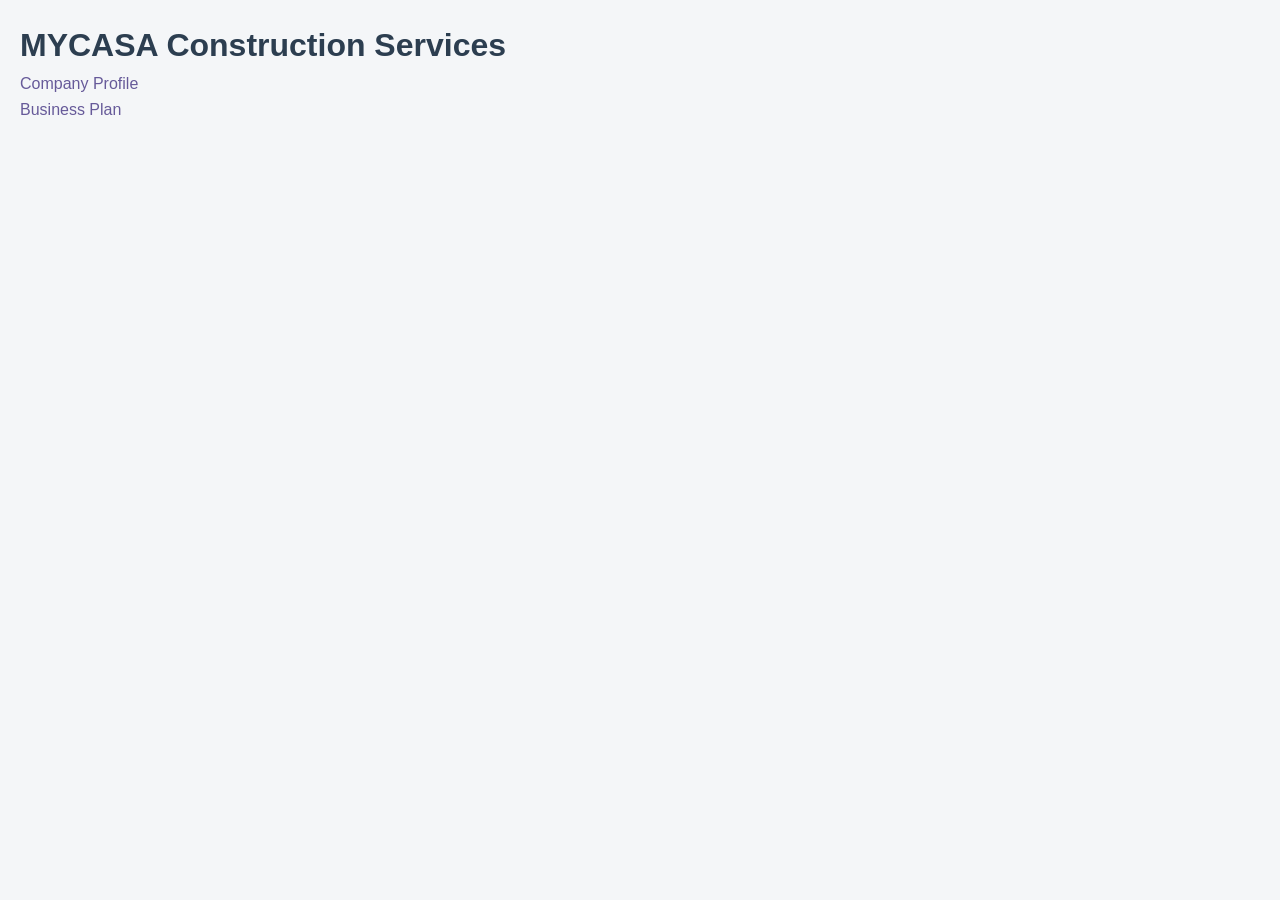
<file: index.html>
<!DOCTYPE html>
<html lang="en">

<head>
    <meta charset="UTF-8">
    <meta name="viewport" content="width=device-width, initial-scale=1.0">
    <title>MYCASA Construction Services</title>
    <link rel="stylesheet" href="styles/company-profile.css">
    <link rel="stylesheet" href="styles/index.css">

</head>

<body>
    <header>
        <h1>MYCASA Construction Services</h1>
        <ul>
            <li><a href="company-profile.html">Company Profile</a></li>
            <li><a href="pages/business-plan.html">Business Plan</a></li>
        </ul>


    </header>
</body>

</html>
</file>
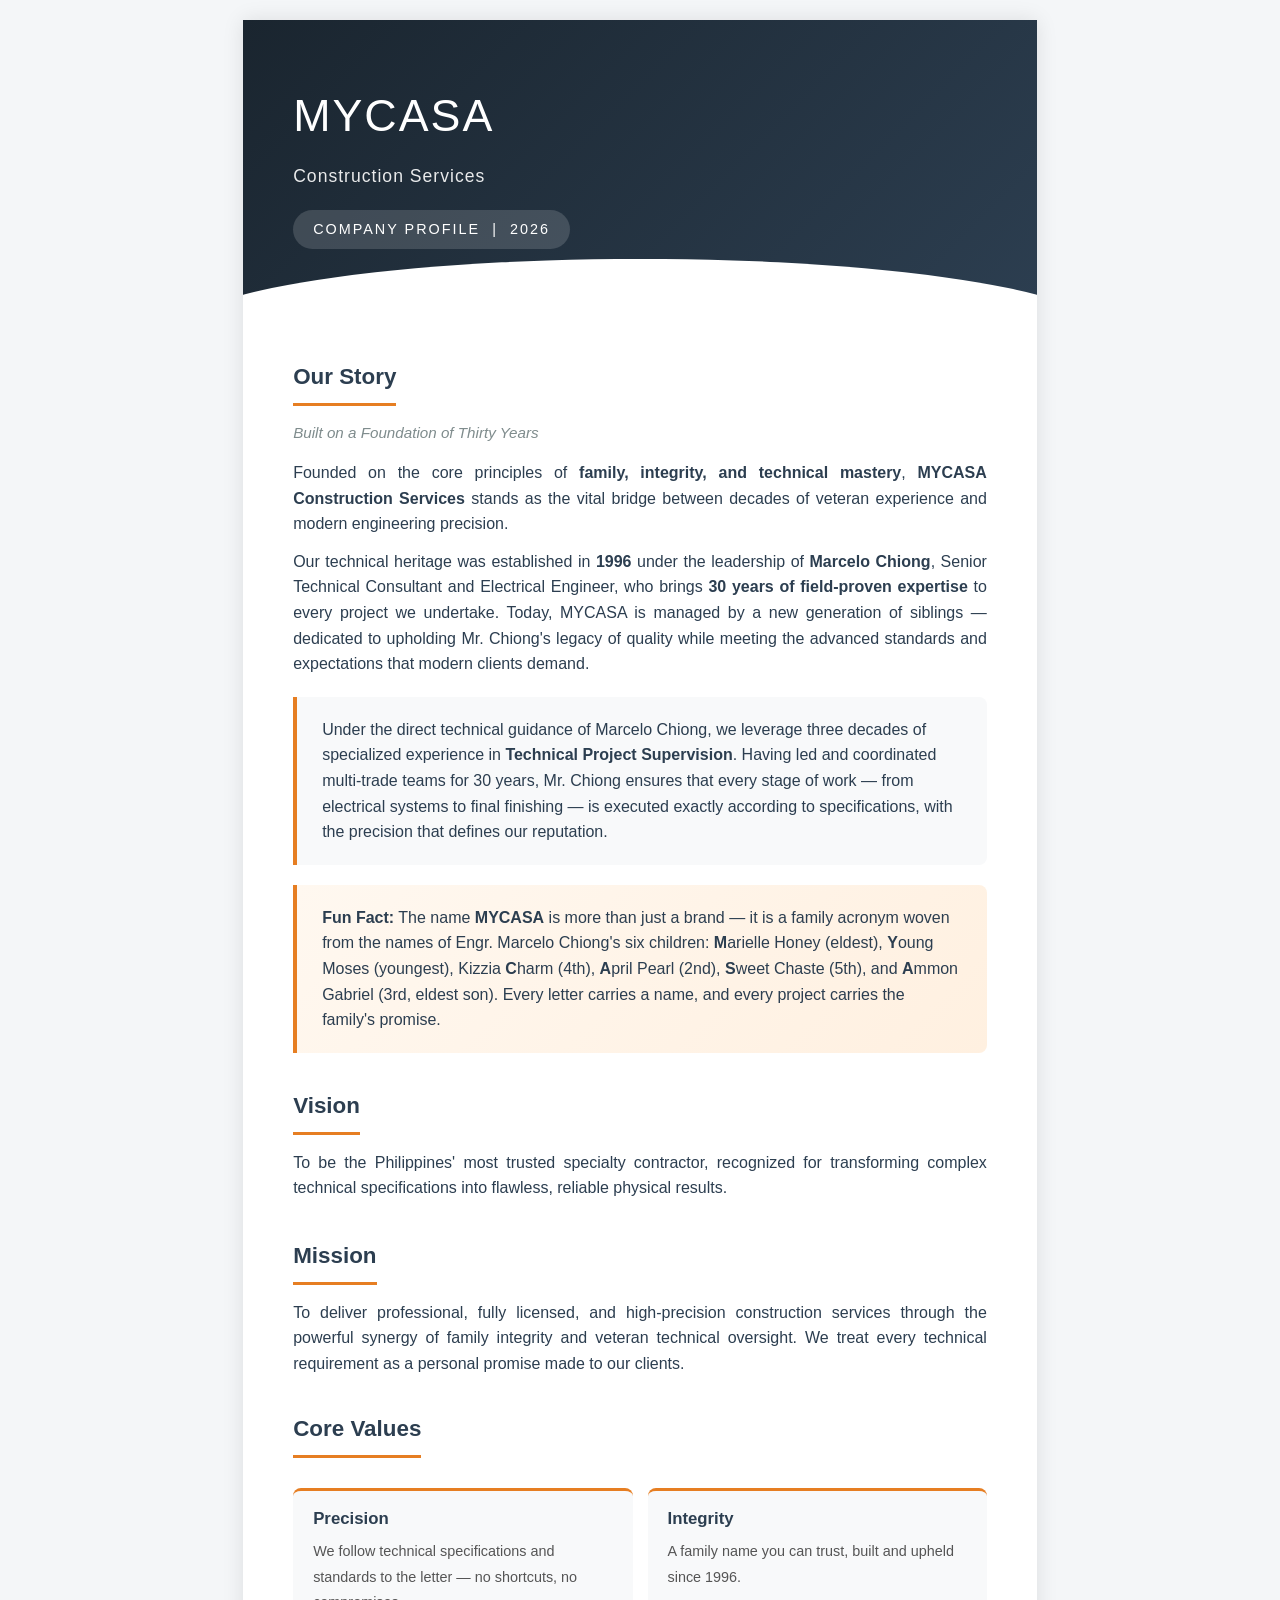
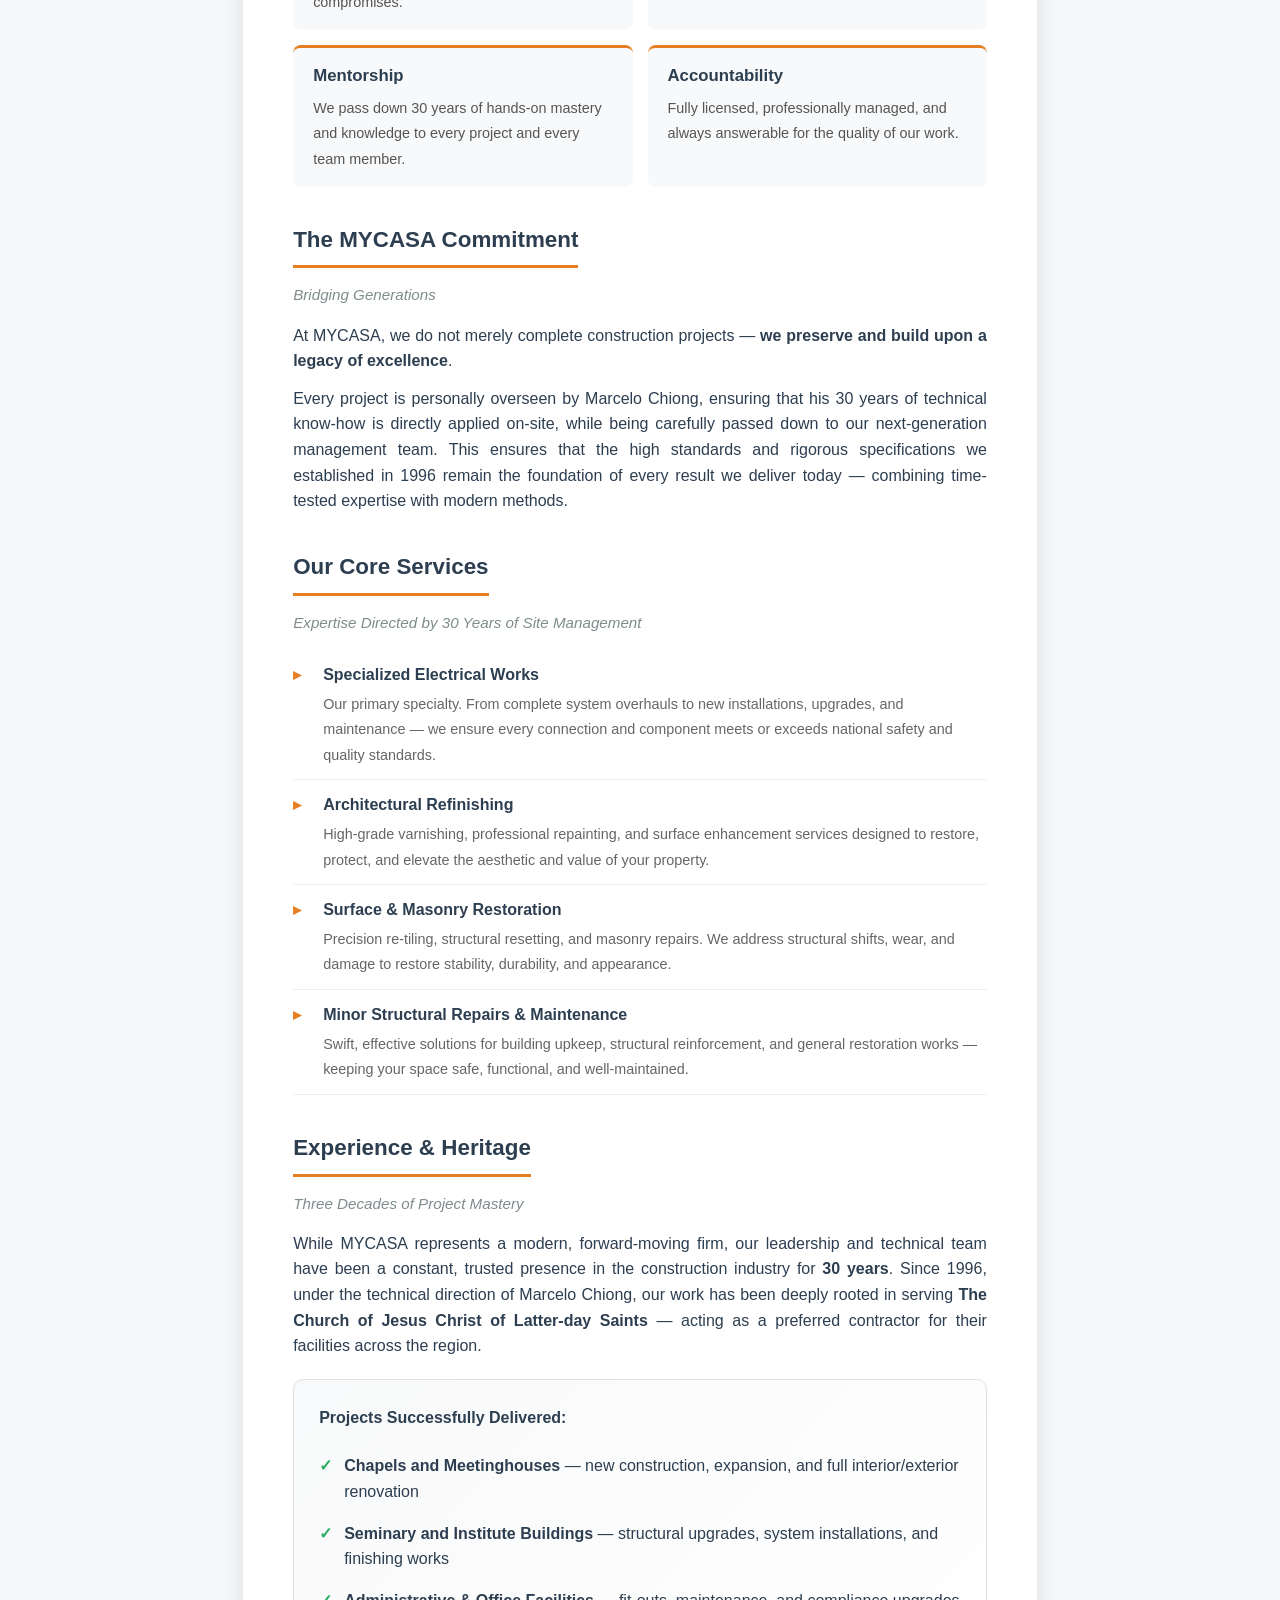
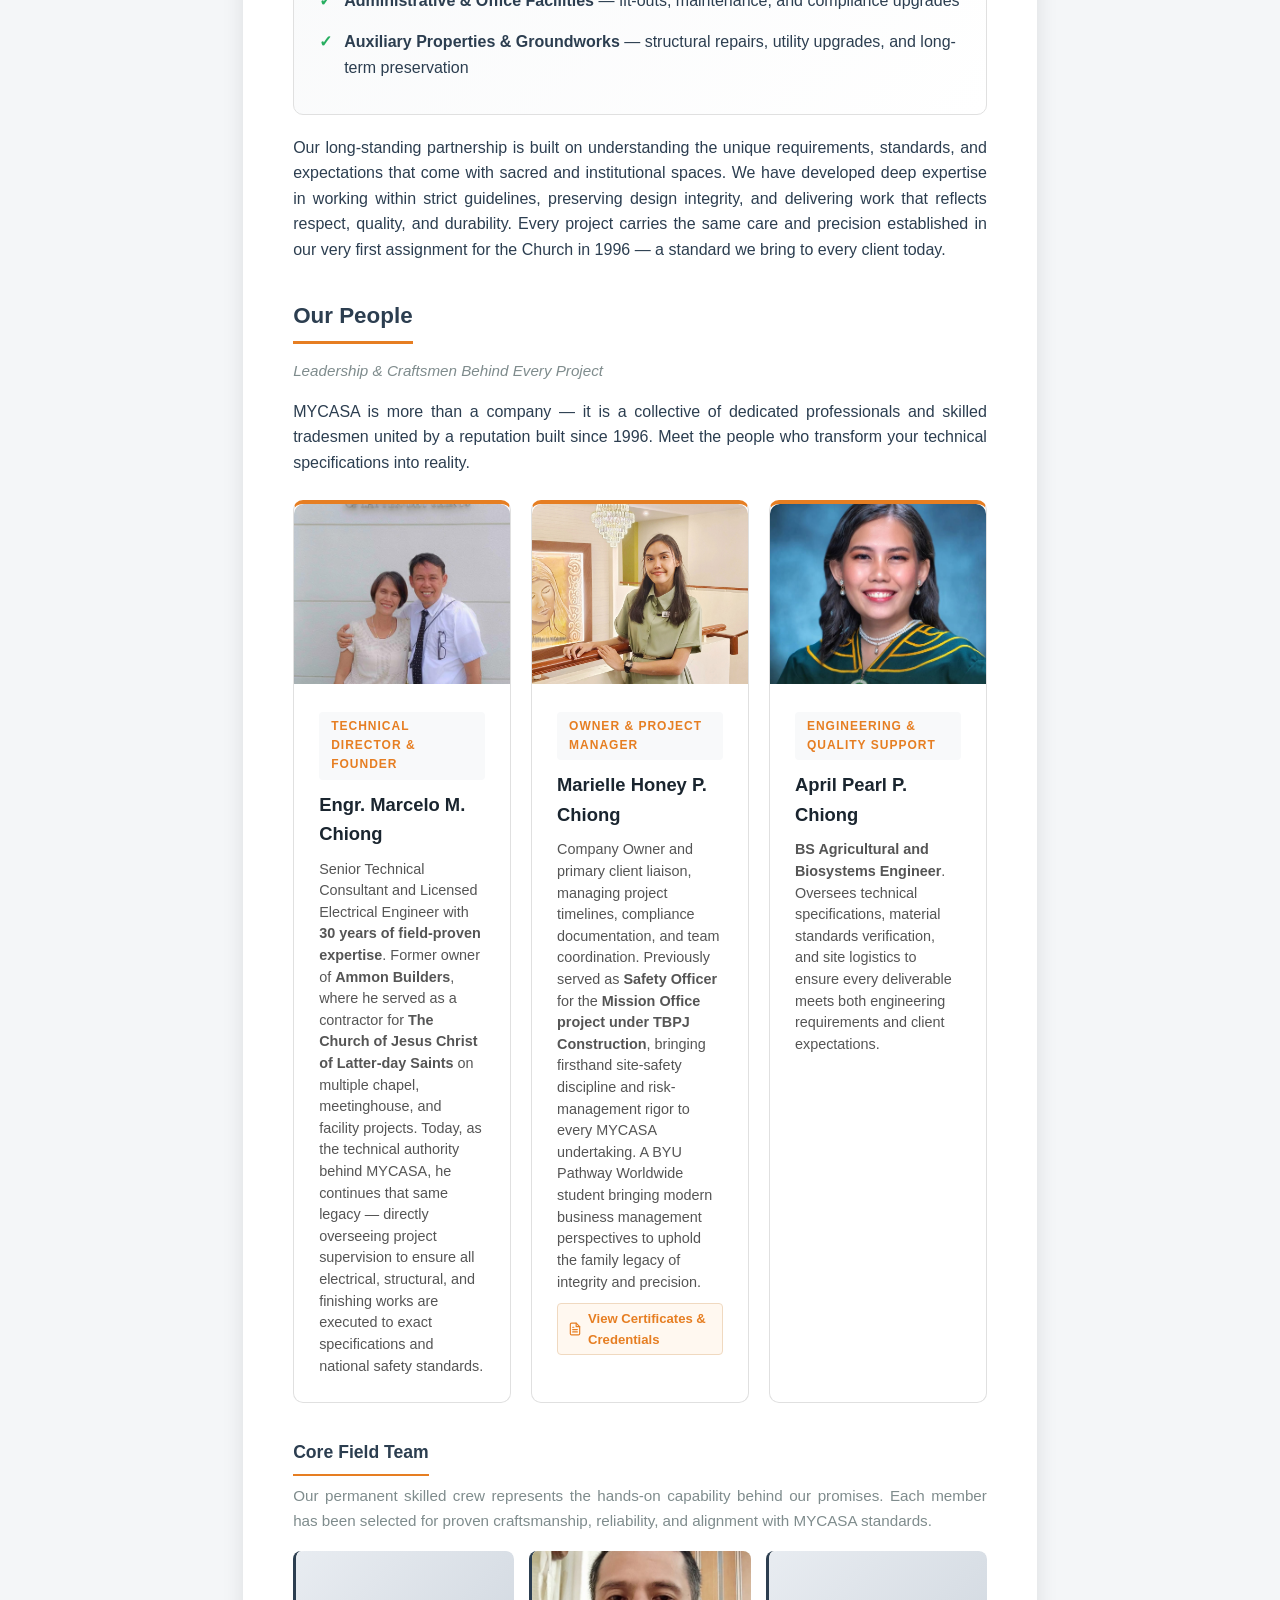
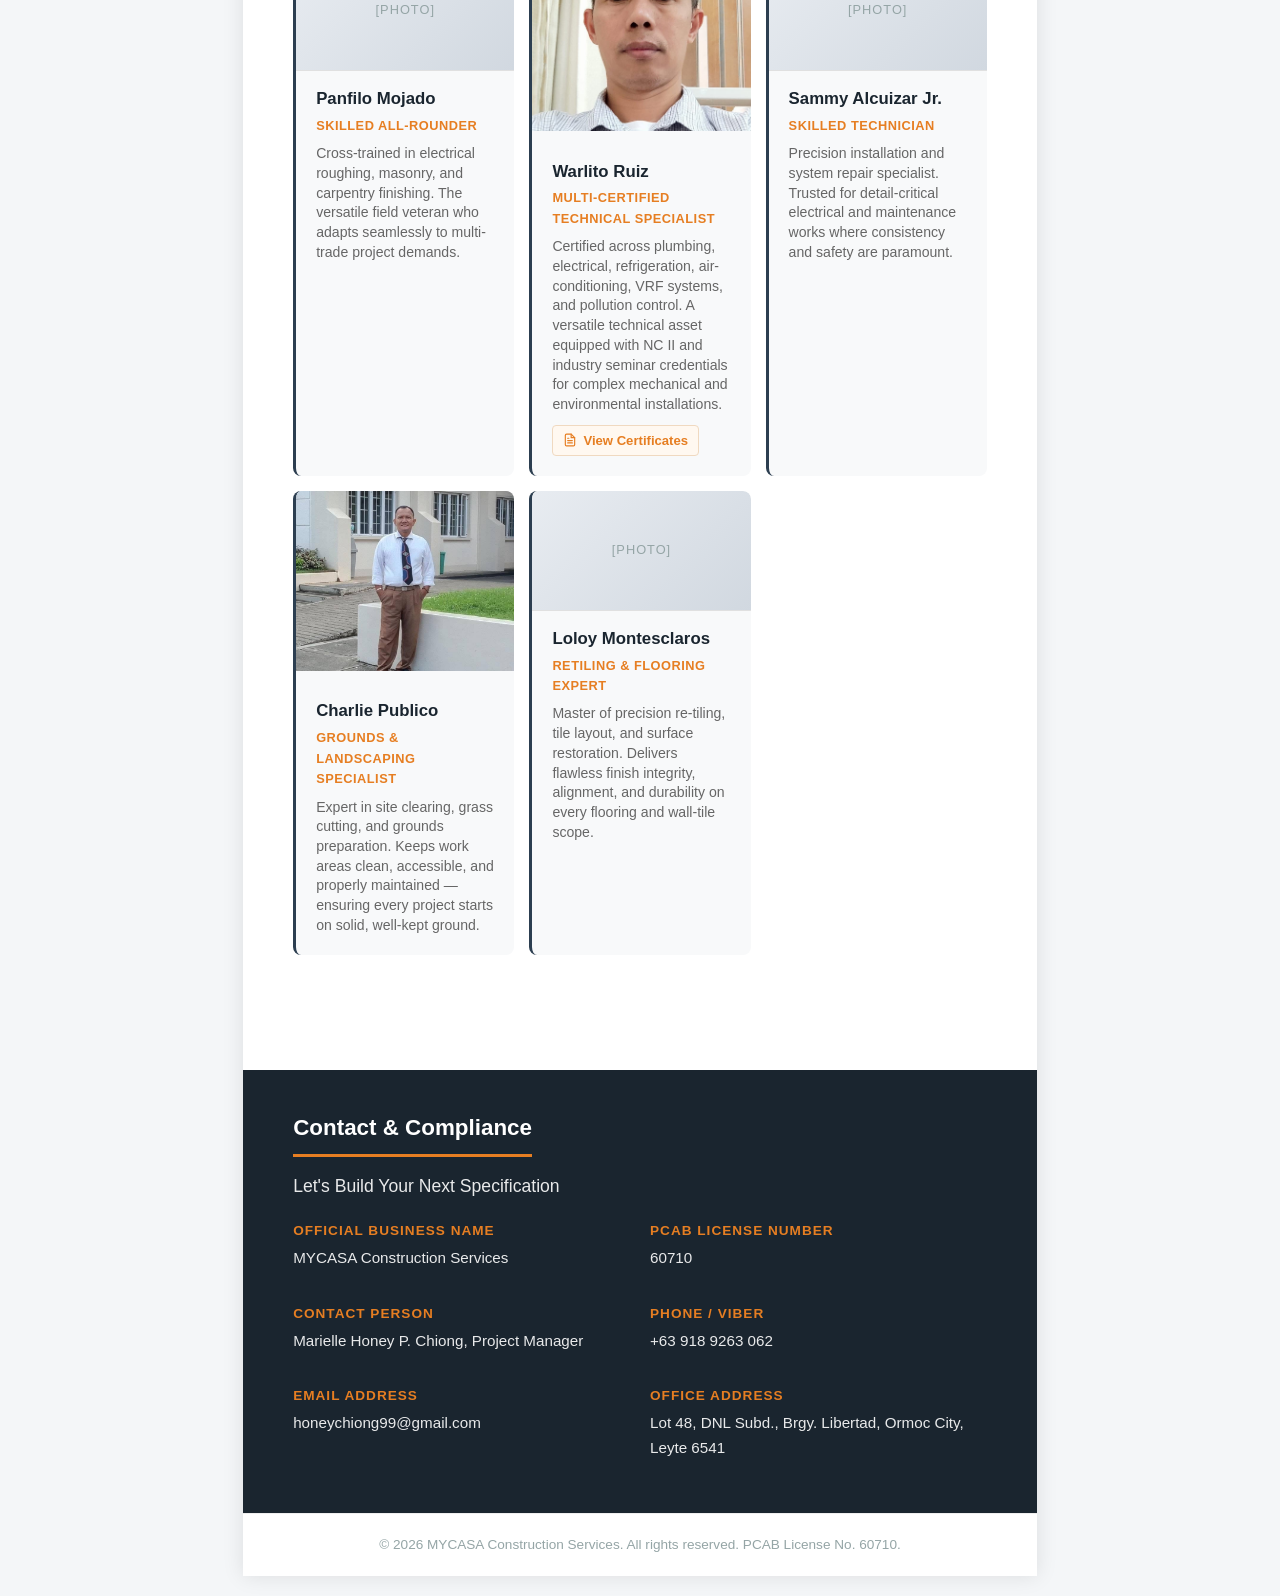
<file: company-profile.html>
<!DOCTYPE html>
<html lang="en">

<head>
    <meta charset="UTF-8">
    <meta name="viewport" content="width=device-width, initial-scale=1.0">
    <title>MYCASA Construction Services — Company Profile 2026</title>
    <meta name="description"
        content="Discover MYCASA Construction Services' legacy of excellence, built on 30 years of technical mastery and family integrity. Explore our story, vision, mission, core values, and the skilled team behind every project.">
    <meta name="keywords"
        content="MYCASA Construction Services, Company Profile, Construction Services, Electrical Works, Architectural Refinishing, Surface Restoration, Minor Structural Repairs, Technical Project Supervision, Vision and Mission, Core Values, Leadership Team, Skilled Field Team, Contact Information">

    <link rel="stylesheet" href="styles/company-profile.css">

    <base target="_blank">
    <base target="_blank">
    <base target="_blank">
</head>

<body>
    <div class="page">
        <!-- Header -->
        <div class="header">
            <h1><a href="index.html">MYCASA</a></h1>
            <div class="subtitle">Construction Services</div>
            <div class="year-badge">COMPANY PROFILE &nbsp;|&nbsp; 2026</div>
        </div>

        <!-- Main Content -->
        <div class="content">

            <!-- Our Story -->
            <div class="section">
                <div class="section-title">Our Story</div>
                <div class="section-subtitle">Built on a Foundation of Thirty Years</div>
                <p>
                    Founded on the core principles of <strong>family, integrity, and technical mastery</strong>,
                    <strong>MYCASA Construction Services</strong> stands as the vital bridge between decades of
                    veteran experience and modern engineering precision.
                </p>
                <p>
                    Our technical heritage was established in <strong>1996</strong> under the leadership of
                    <strong>Marcelo Chiong</strong>, Senior Technical Consultant and Electrical Engineer, who brings
                    <strong>30 years of field-proven expertise</strong> to every project we undertake. Today, MYCASA
                    is managed by a new generation of siblings — dedicated to upholding Mr. Chiong's legacy of quality
                    while meeting the advanced standards and expectations that modern clients demand.
                </p>
                <div class="highlight-box">
                    Under the direct technical guidance of Marcelo Chiong, we leverage three decades of specialized
                    experience in <strong>Technical Project Supervision</strong>. Having led and coordinated multi-trade
                    teams for 30 years, Mr. Chiong ensures that every stage of work — from electrical systems to final
                    finishing — is executed exactly according to specifications, with the precision that defines our
                    reputation.
                </div>
                <div class="highlight-box"
                    style="background: linear-gradient(135deg, #fff8f0 0%, #fff0e0 100%); border-left-color: #e67e22;">
                    <p style="margin-bottom: 0; text-align: left;"><strong>Fun Fact:</strong> The name
                        <strong>MYCASA</strong> is more than just a brand — it is a family acronym woven from the names
                        of Engr. Marcelo Chiong's six children: <strong>M</strong>arielle Honey (eldest),
                        <strong>Y</strong>oung Moses (youngest), Kizzia <strong>C</strong>h<span
                            style="text-transform: lowercase;">arm</span> (4th), <strong>A</strong>pril Pearl
                        (2nd), <strong>S</strong>weet Chaste (5th), and <strong>A</strong>mmon Gabriel (3rd, eldest
                        son). Every letter carries a name, and every project carries the family's promise.
                    </p>
                </div>
            </div>

            <!-- Vision & Mission -->
            <div class="section">
                <div class="section-title">Vision</div>
                <p>
                    To be the Philippines' most trusted specialty contractor, recognized for transforming complex
                    technical specifications into flawless, reliable physical results.
                </p>

                <div class="section-title" style="margin-top: 25px;">Mission</div>
                <p>
                    To deliver professional, fully licensed, and high-precision construction services through the
                    powerful synergy of family integrity and veteran technical oversight. We treat every technical
                    requirement as a personal promise made to our clients.
                </p>
            </div>

            <!-- Core Values -->
            <div class="section">
                <div class="section-title">Core Values</div>
                <div class="values-grid">
                    <div class="value-card">
                        <strong>Precision</strong>
                        <span>We follow technical specifications and standards to the letter — no shortcuts, no
                            compromises.</span>
                    </div>
                    <div class="value-card">
                        <strong>Integrity</strong>
                        <span>A family name you can trust, built and upheld since 1996.</span>
                    </div>
                    <div class="value-card">
                        <strong>Mentorship</strong>
                        <span>We pass down 30 years of hands-on mastery and knowledge to every project and every team
                            member.</span>
                    </div>
                    <div class="value-card">
                        <strong>Accountability</strong>
                        <span>Fully licensed, professionally managed, and always answerable for the quality of our
                            work.</span>
                    </div>
                </div>
            </div>

            <!-- Commitment -->
            <div class="section">
                <div class="section-title">The MYCASA Commitment</div>
                <div class="section-subtitle">Bridging Generations</div>
                <p>
                    At MYCASA, we do not merely complete construction projects — <strong>we preserve and build upon a
                        legacy of excellence</strong>.
                </p>
                <p>
                    Every project is personally overseen by Marcelo Chiong, ensuring that his 30 years of technical
                    know-how is directly applied on-site, while being carefully passed down to our next-generation
                    management team. This ensures that the high standards and rigorous specifications we established
                    in 1996 remain the foundation of every result we deliver today — combining time-tested expertise
                    with modern methods.
                </p>
            </div>

            <!-- Core Services -->
            <div class="section">
                <div class="section-title">Our Core Services</div>
                <div class="section-subtitle">Expertise Directed by 30 Years of Site Management</div>
                <ul class="services-list">
                    <li>
                        <strong>Specialized Electrical Works</strong>
                        <span>Our primary specialty. From complete system overhauls to new installations, upgrades, and
                            maintenance — we ensure every connection and component meets or exceeds national safety and
                            quality standards.</span>
                    </li>
                    <li>
                        <strong>Architectural Refinishing</strong>
                        <span>High-grade varnishing, professional repainting, and surface enhancement services designed
                            to restore, protect, and elevate the aesthetic and value of your property.</span>
                    </li>
                    <li>
                        <strong>Surface & Masonry Restoration</strong>
                        <span>Precision re-tiling, structural resetting, and masonry repairs. We address structural
                            shifts, wear, and damage to restore stability, durability, and appearance.</span>
                    </li>
                    <li>
                        <strong>Minor Structural Repairs & Maintenance</strong>
                        <span>Swift, effective solutions for building upkeep, structural reinforcement, and general
                            restoration works — keeping your space safe, functional, and well-maintained.</span>
                    </li>
                </ul>
            </div>

            <!-- Experience & Heritage -->
            <div class="section">
                <div class="section-title">Experience & Heritage</div>
                <div class="section-subtitle">Three Decades of Project Mastery</div>
                <p>
                    While MYCASA represents a modern, forward-moving firm, our leadership and technical team have been
                    a constant, trusted presence in the construction industry for <strong>30 years</strong>. Since 1996,
                    under the technical direction of Marcelo Chiong, our work has been deeply rooted in serving
                    <strong>The Church of Jesus Christ of Latter-day Saints</strong> — acting as a preferred contractor
                    for their facilities across the region.
                </p>
                <div class="experience-box">
                    <p style="margin-bottom: 15px; text-align: left;"><strong>Projects Successfully Delivered:</strong>
                    </p>
                    <ul>
                        <li><strong>Chapels and Meetinghouses</strong> — new construction, expansion, and full
                            interior/exterior renovation</li>
                        <li><strong>Seminary and Institute Buildings</strong> — structural upgrades, system
                            installations, and finishing works</li>
                        <li><strong>Administrative & Office Facilities</strong> — fit-outs, maintenance, and compliance
                            upgrades</li>
                        <li><strong>Auxiliary Properties & Groundworks</strong> — structural repairs, utility upgrades,
                            and long-term preservation</li>
                    </ul>
                </div>
                <p>
                    Our long-standing partnership is built on understanding the unique requirements, standards, and
                    expectations that come with sacred and institutional spaces. We have developed deep expertise in
                    working within strict guidelines, preserving design integrity, and delivering work that reflects
                    respect, quality, and durability. Every project carries the same care and precision established in
                    our very first assignment for the Church in 1996 — a standard we bring to every client today.
                </p>
            </div>

            <!-- Our People -->
            <div class="section">
                <div class="section-title">Our People</div>
                <div class="section-subtitle">Leadership & Craftsmen Behind Every Project</div>
                <p style="margin-bottom: 25px;">
                    MYCASA is more than a company — it is a collective of dedicated professionals and skilled tradesmen
                    united by a reputation built since 1996. Meet the people who transform your technical specifications
                    into
                    reality.
                </p>

                <!-- Leadership Team -->
                <div class="people-grid">
                    <div class="people-card">
                        <img src="images/marcelo_img.jpg" alt="Name" style="width:100%; height:180px; object-fit:cover; border-radius:10px 10px 0 0; 
                                                    margin:0 -25px 20px; width:calc(100% + 50px);">
                        <div class="people-role">Technical Director & Founder</div>
                        <h3>Engr. Marcelo M. Chiong</h3>
                        <p>
                            Senior Technical Consultant and Licensed Electrical Engineer with <strong>30 years of
                                field-proven
                                expertise</strong>.
                            Former owner of <strong>Ammon Builders</strong>, where he served as a contractor for
                            <strong>The Church
                                of Jesus Christ of Latter-day Saints</strong>
                            on multiple chapel, meetinghouse, and facility projects. Today, as the technical authority
                            behind
                            MYCASA, he continues that same legacy —
                            directly overseeing project supervision to ensure all electrical, structural, and finishing
                            works are
                            executed to exact specifications and national safety standards.
                        </p>
                    </div>
                    <div class="people-card">
                        <img src="images/honey.png" alt="Name" style="width:100%; height:180px; object-fit:cover; border-radius:10px 10px 0 0; 
                            margin:0 -25px 20px; width:calc(100% + 50px);">
                        <div class="people-role">Owner & Project Manager</div>
                        <h3>Marielle Honey P. Chiong</h3>
                        <p>
                            Company Owner and primary client liaison, managing project timelines, compliance
                            documentation, and team coordination.
                            Previously served as <strong>Safety Officer</strong> for the <strong>Mission Office project
                                under TBPJ Construction</strong>,
                            bringing firsthand site-safety discipline and risk-management rigor to every MYCASA
                            undertaking.
                            A BYU Pathway Worldwide student bringing modern business management perspectives to uphold
                            the family legacy of integrity and precision.
                        </p>
                        <a href="certificates/certificates.html#marielle-chiong" target="_blank" class="cert-link"><svg
                                xmlns="http://www.w3.org/2000/svg" viewBox="0 0 24 24" fill="none" stroke="currentColor"
                                stroke-width="2" stroke-linecap="round" stroke-linejoin="round">
                                <path d="M14 2H6a2 2 0 0 0-2 2v16a2 2 0 0 0 2 2h12a2 2 0 0 0 2-2V8z" />
                                <polyline points="14 2 14 8 20 8" />
                                <line x1="16" y1="13" x2="8" y2="13" />
                                <line x1="16" y1="17" x2="8" y2="17" />
                                <polyline points="10 9 9 9 8 9" />
                            </svg>View Certificates & Credentials</a>
                    </div>
                    <div class="people-card">
                        <img src="images/april_img.jpg" alt="Name" style="width:100%; height:180px; object-fit:cover; border-radius:10px 10px 0 0; 
                            margin:0 -25px 20px; width:calc(100% + 50px);">
                        <div class="people-role">Engineering & Quality Support</div>
                        <h3>April Pearl P. Chiong</h3>
                        <p>
                            <strong>BS Agricultural and Biosystems Engineer</strong>. Oversees technical specifications,
                            material
                            standards verification,
                            and site logistics to ensure every deliverable meets both engineering requirements and
                            client
                            expectations.
                        </p>
                    </div>
                </div>

                <!-- Skilled Field Team -->
                <div class="workers-section">
                    <div
                        style="font-size: 1.1em; font-weight: 600; color: #2c3e50; margin-bottom: 8px; padding-bottom: 8px; border-bottom: 2px solid #e67e22; display: inline-block;">
                        Core Field Team
                    </div>
                    <p style="font-size: 0.95em; color: #7f8c8d; margin-bottom: 18px;">
                        Our permanent skilled crew represents the hands-on capability behind our promises. Each member
                        has been
                        selected for proven craftsmanship, reliability, and alignment with MYCASA standards.
                    </p>
                    <div class="workers-grid">
                        <div class="worker-item">
                            <div class="worker-img-placeholder">[Photo]</div>
                            <strong>Panfilo Mojado</strong>
                            <span class="worker-trade">Skilled All-Rounder</span>
                            <p>Cross-trained in electrical roughing, masonry, and carpentry finishing. The versatile
                                field veteran
                                who adapts seamlessly to multi-trade project demands.</p>
                        </div>
                        <div class="worker-item">
                            <img src="images/war_img.jpg" alt="Name" style="width:100%; height:180px; object-fit:cover; border-radius:10px 10px 0 0; 
                                margin:0 -25px 20px; width:calc(100% + 50px);">
                            <strong>Warlito Ruiz</strong>
                            <span class="worker-trade">Multi-Certified Technical Specialist</span>
                            <p>Certified across plumbing, electrical, refrigeration, air-conditioning, VRF systems, and
                                pollution control. A
                                versatile technical asset equipped with NC II and industry seminar credentials for
                                complex mechanical and
                                environmental installations.</p>
                            <a href="certificates/certificates.html#warlito-ruiz-certificates" target="_blank"
                                class="cert-link"><svg xmlns="http://www.w3.org/2000/svg" viewBox="0 0 24 24"
                                    fill="none" stroke="currentColor" stroke-width="2" stroke-linecap="round"
                                    stroke-linejoin="round">
                                    <path d="M14 2H6a2 2 0 0 0-2 2v16a2 2 0 0 0 2 2h12a2 2 0 0 0 2-2V8z" />
                                    <polyline points="14 2 14 8 20 8" />
                                    <line x1="16" y1="13" x2="8" y2="13" />
                                    <line x1="16" y1="17" x2="8" y2="17" />
                                    <polyline points="10 9 9 9 8 9" />
                                </svg>View Certificates</a>
                        </div>
                        <div class="worker-item">
                            <div class="worker-img-placeholder">[Photo]</div>
                            <strong>Sammy Alcuizar Jr.</strong>
                            <span class="worker-trade">Skilled Technician</span>
                            <p>Precision installation and system repair specialist. Trusted for detail-critical
                                electrical and
                                maintenance works where consistency and safety are paramount.</p>
                        </div>
                        <div class="worker-item">
                            <img src="images/charlie_img.jpg" alt="Name" style="width:100%; height:180px; object-fit:cover; border-radius:10px 10px 0 0; 
                            margin:0 -25px 20px; width:calc(100% + 50px);">
                            <strong>Charlie Publico</strong>
                            <span class="worker-trade">Grounds & Landscaping Specialist</span>
                            <p>Expert in site clearing, grass cutting, and grounds preparation. Keeps work areas clean,
                                accessible, and properly maintained — ensuring every project starts on solid, well-kept
                                ground.</p>
                        </div>
                        <div class="worker-item">
                            <div class="worker-img-placeholder">[Photo]</div>
                            <strong>Loloy Montesclaros</strong>
                            <span class="worker-trade">Retiling & Flooring Expert</span>
                            <p>Master of precision re-tiling, tile layout, and surface restoration. Delivers flawless
                                finish
                                integrity, alignment, and durability on every flooring and wall-tile scope.</p>
                        </div>
                        <!-- <div class="worker-item">
                            <div class="worker-img-placeholder">[Photo]</div>
                            <strong>Anthony Amaya</strong>
                            <span class="worker-trade">Project Manager</span>
                            <p>All-round project coordinator with extensive experience in managing construction
                                workflows and ensuring timely delivery of quality results. Project Management
                                certificate holder from Brigham Young University.</p>
                        </div> -->

                    </div>
                </div>

            </div>


        </div>

        <!-- Contact Section -->
        <div class="contact-section">
            <div class="section-title">Contact & Compliance</div>
            <div style="font-size: 1.1em; margin-bottom: 20px; opacity: 0.9;">Let's Build Your Next Specification</div>
            <div class="contact-grid">
                <div class="contact-item">
                    <strong>Official Business Name</strong>
                    <span>MYCASA Construction Services</span>
                </div>
                <div class="contact-item">
                    <strong>PCAB License Number</strong>
                    <span>60710</span>
                </div>
                <div class="contact-item">
                    <strong>Contact Person</strong>
                    <span>Marielle Honey P. Chiong, Project Manager</span>
                </div>
                <div class="contact-item">
                    <strong>Phone / Viber</strong>
                    <span>+63 918 9263 062</span>
                </div>
                <div class="contact-item">
                    <strong>Email Address</strong>
                    <span>honeychiong99@gmail.com</span>
                </div>
                <div class="contact-item">
                    <strong>Office Address</strong>
                    <span>Lot 48, DNL Subd., Brgy. Libertad, Ormoc City, Leyte 6541</span>
                </div>
            </div>
        </div>

        <div class="footer-note">
            © 2026 MYCASA Construction Services. All rights reserved. PCAB License No. 60710.
        </div>
    </div>
</body>

</html>
</file>
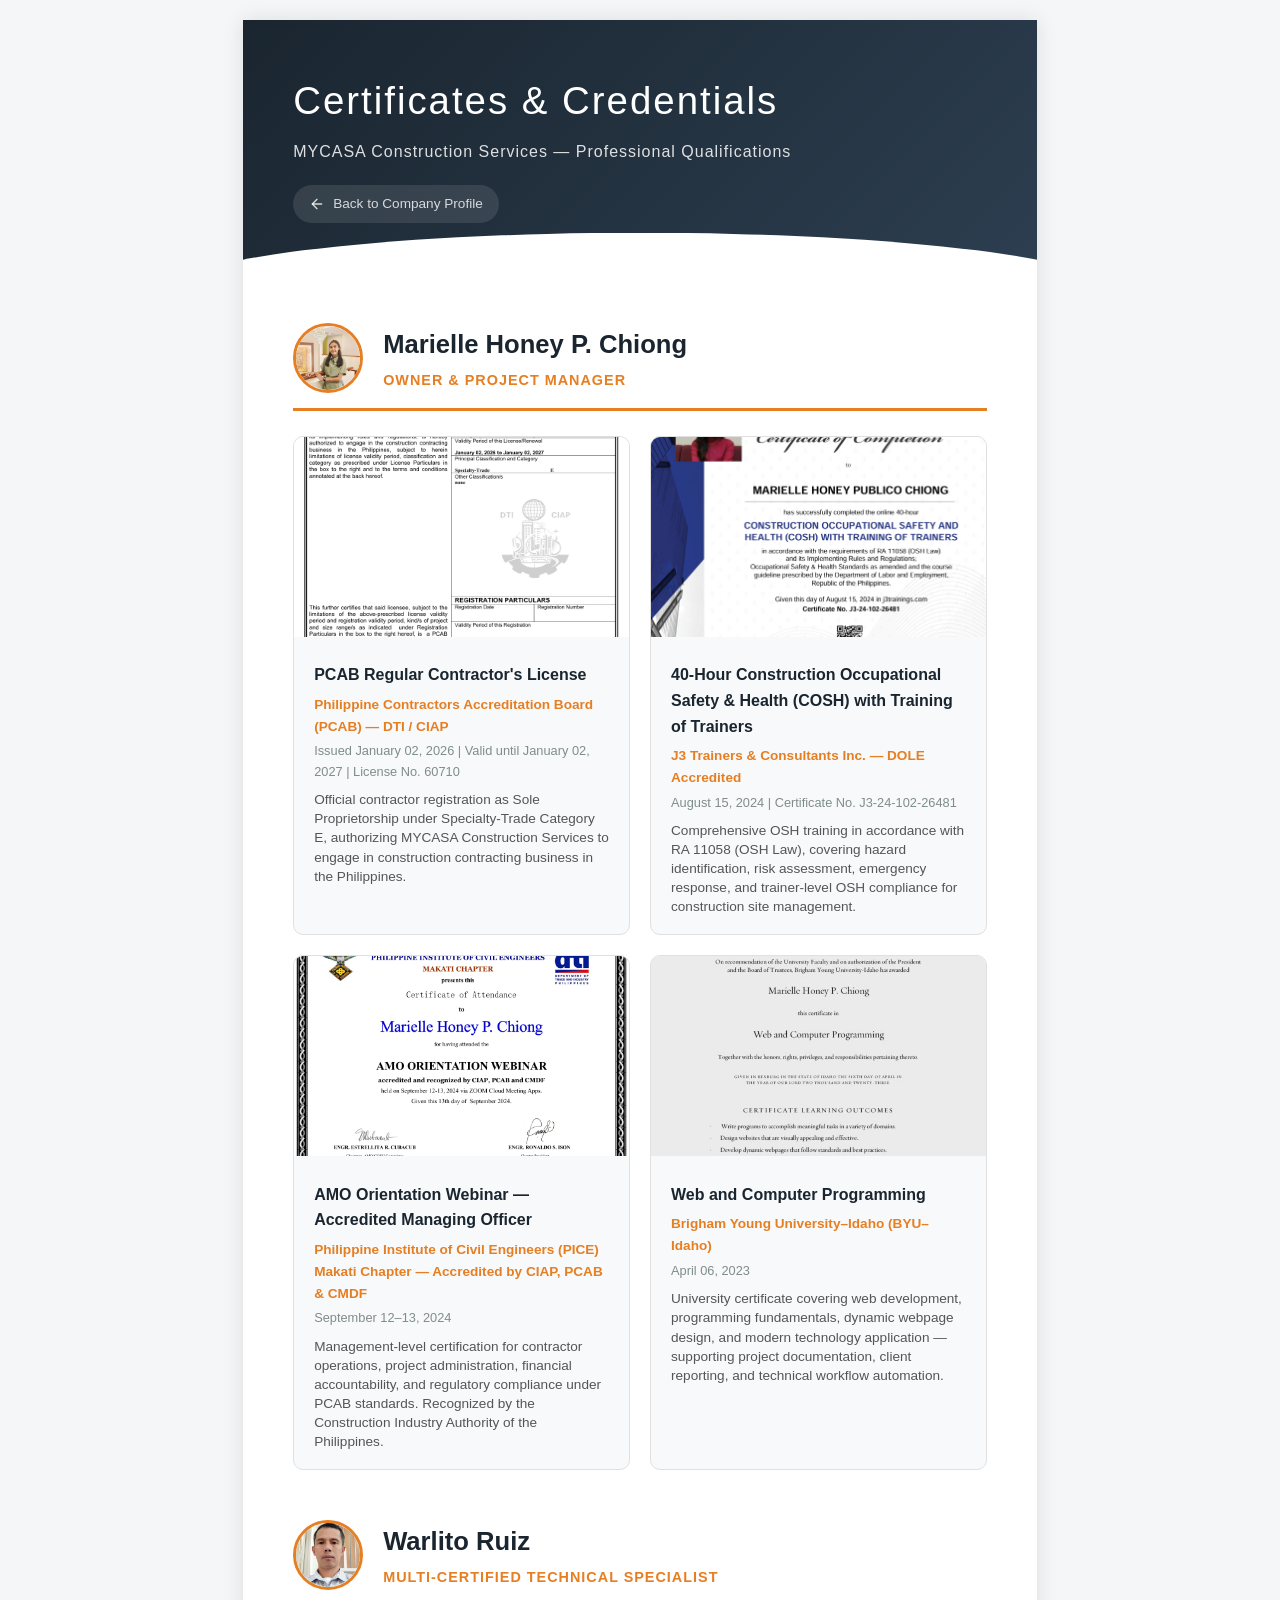
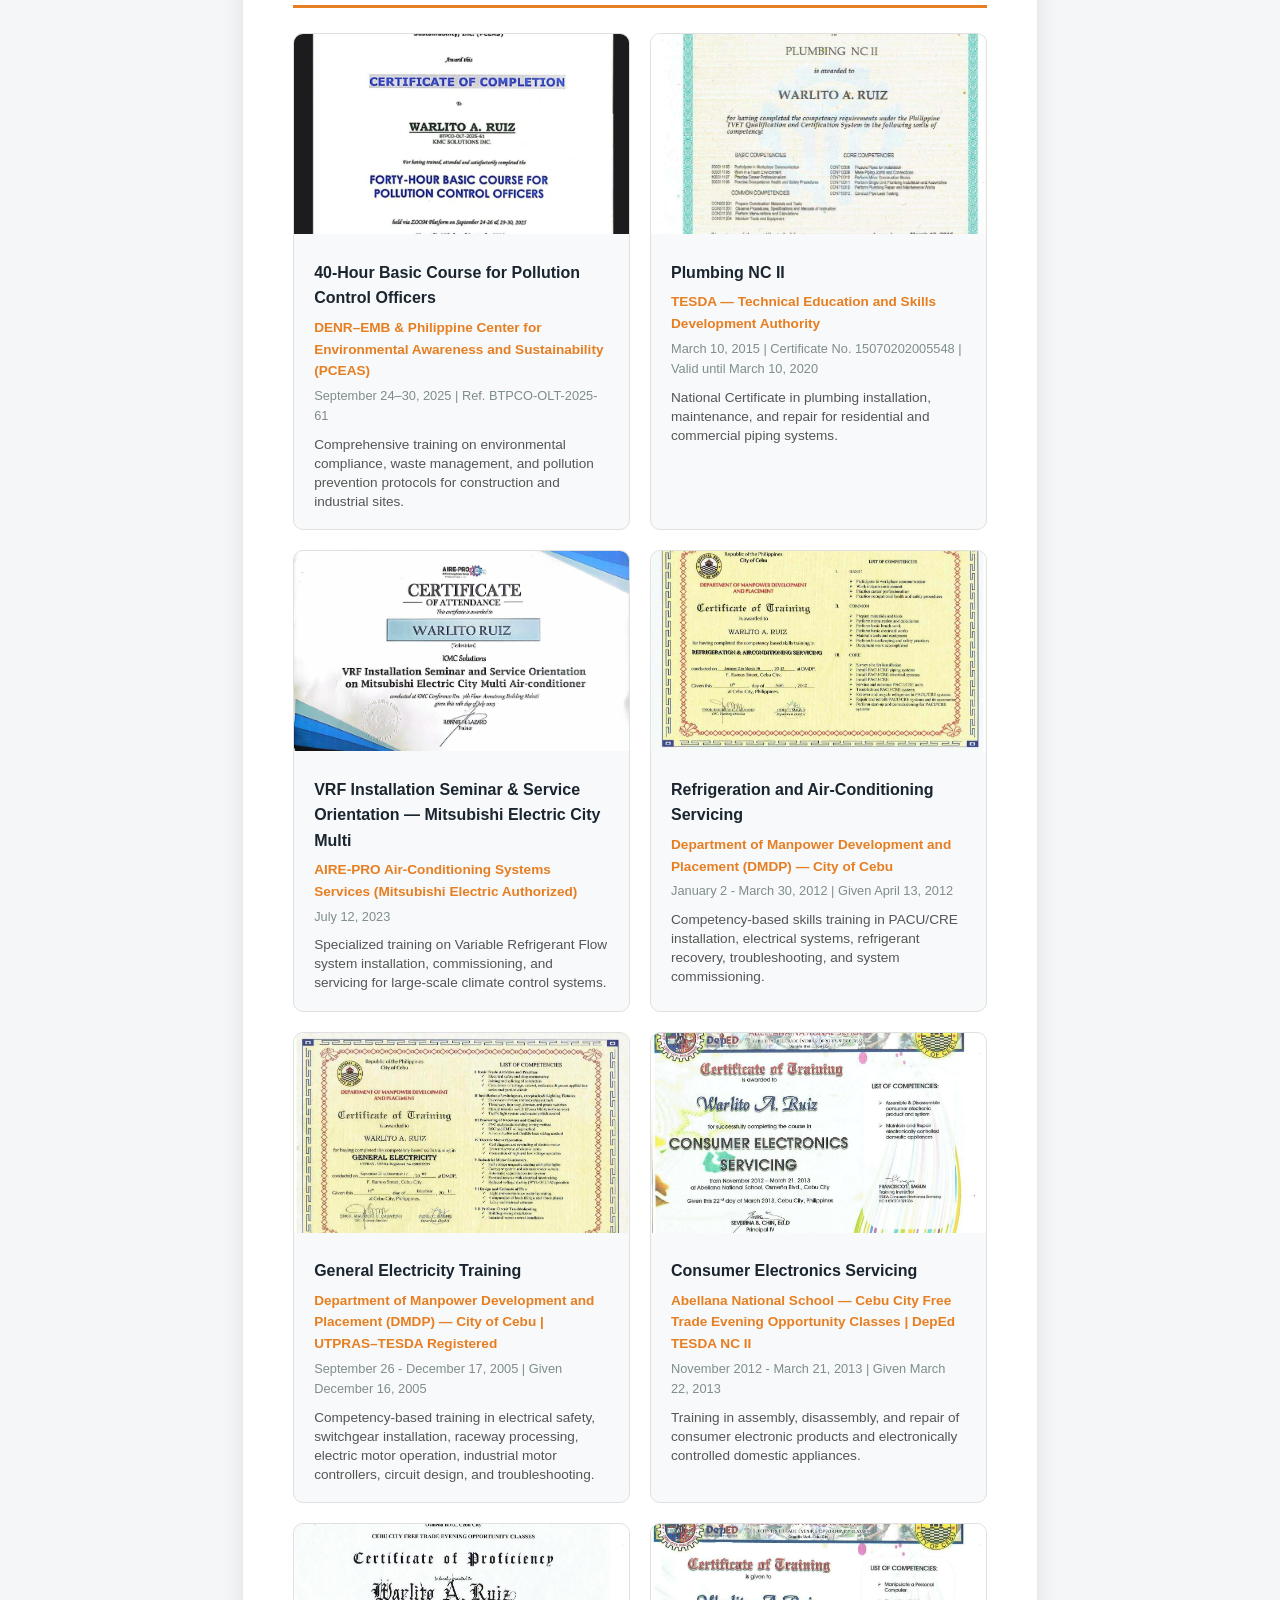
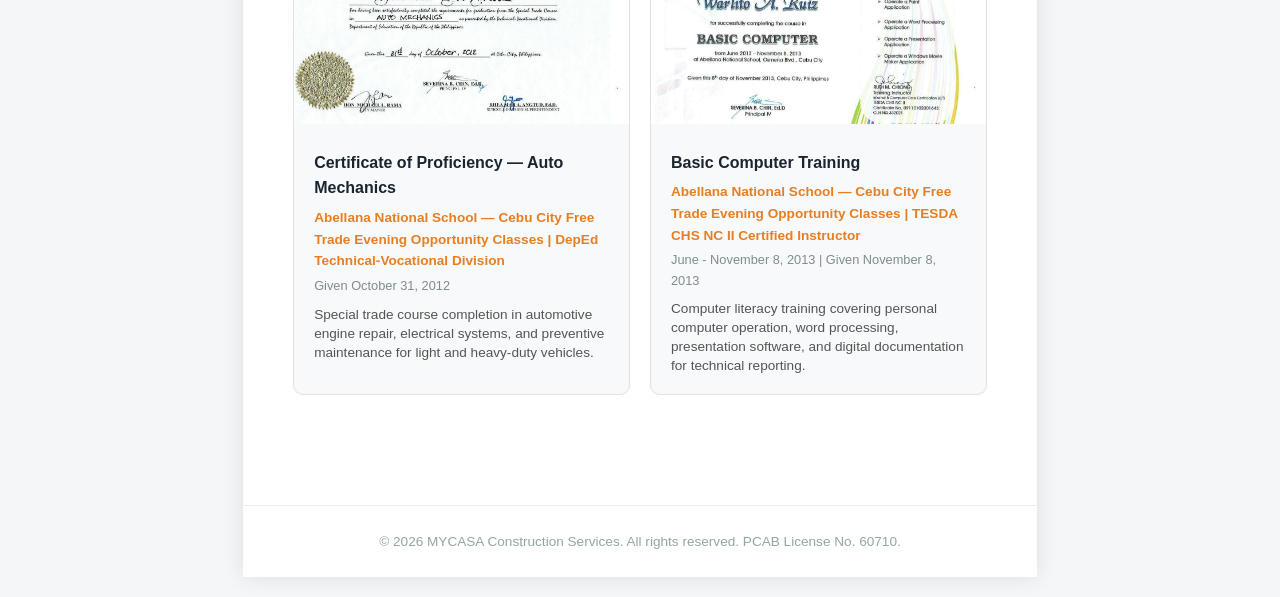
<file: certificates/certificates.html>
<!DOCTYPE html>
<html lang="en">

<head>
    <meta charset="UTF-8">
    <meta name="viewport" content="width=device-width, initial-scale=1.0">
    <title>MYCASA — Certificates & Credentials</title>
    <link rel="stylesheet" href="../styles/certificates.css">
    <base target="_blank">
    <base target="_blank">
</head>

<body>
    <div class="page">
        <!-- Header -->
        <div class="header">
            <h1>Certificates & Credentials</h1>
            <div class="subtitle">MYCASA Construction Services — Professional Qualifications</div>
            <a href="../company-profile.html" class="back-link">
                <svg xmlns="http://www.w3.org/2000/svg" viewBox="0 0 24 24" fill="none" stroke="currentColor"
                    stroke-width="2" stroke-linecap="round" stroke-linejoin="round">
                    <line x1="19" y1="12" x2="5" y2="12"></line>
                    <polyline points="12 19 5 12 12 5"></polyline>
                </svg>
                Back to Company Profile
            </a>
        </div>

        <!-- Main Content -->
        <div class="content">

            <!-- ═══════════════════════════════════════════════════════════════ -->
            <!-- PERSON 1: MARIELLE HONEY P. CHIONG -->
            <!-- ═══════════════════════════════════════════════════════════════ -->
            <div class="person-section" id="marielle-chiong">
                <div class="person-header">
                    <img src="../images/honey.png" alt="Marielle" class="person-avatar" style="object-fit:cover;">
                    <div class="person-info">
                        <h2>Marielle Honey P. Chiong</h2>
                        <div class="person-role">Owner & Project Manager</div>
                    </div>
                </div>

                <div class="cert-grid">
                    <!-- CERTIFICATE 1: PCAB License -->
                    <div class="cert-card">
                        <img src="../images/certificates/yel_PCAB_License.png" alt="PCAB License"
                            style="width:100%; height:200px; object-fit:cover;">
                        <div class="cert-details">
                            <h3>PCAB Regular Contractor's License</h3>
                            <div class="cert-issuer">Philippine Contractors Accreditation Board (PCAB) — DTI / CIAP
                            </div>
                            <div class="cert-date">Issued January 02, 2026 | Valid until January 02, 2027 | License No.
                                60710</div>
                            <div class="cert-desc">Official contractor registration as Sole Proprietorship under
                                Specialty-Trade Category E, authorizing MYCASA Construction Services to engage in
                                construction contracting business in the Philippines.</div>
                        </div>
                    </div>

                    <!-- CERTIFICATE 2: 40-Hour COSH -->
                    <div class="cert-card">
                        <img src="../images/certificates/yel_COSH40hr.png" alt="COSH Training"
                            style="width:100%; height:200px; object-fit:cover;">
                        <div class="cert-details">
                            <h3>40-Hour Construction Occupational Safety & Health (COSH) with Training of Trainers</h3>
                            <div class="cert-issuer">J3 Trainers & Consultants Inc. — DOLE Accredited</div>
                            <div class="cert-date">August 15, 2024 | Certificate No. J3-24-102-26481</div>
                            <div class="cert-desc">Comprehensive OSH training in accordance with RA 11058 (OSH Law),
                                covering hazard identification, risk assessment, emergency response, and trainer-level
                                OSH compliance for construction site management.</div>
                        </div>
                    </div>

                    <!-- CERTIFICATE 3: AMO Training -->
                    <div class="cert-card">
                        <img src="../images/certificates/yel_AMO.png" alt="AMO Training"
                            style="width:100%; height:200px; object-fit:cover;">
                        <div class="cert-details">
                            <h3>AMO Orientation Webinar — Accredited Managing Officer</h3>
                            <div class="cert-issuer">Philippine Institute of Civil Engineers (PICE) Makati Chapter —
                                Accredited by CIAP, PCAB & CMDF</div>
                            <div class="cert-date">September 12–13, 2024</div>
                            <div class="cert-desc">Management-level certification for contractor operations, project
                                administration, financial accountability, and regulatory compliance under PCAB
                                standards. Recognized by the Construction Industry Authority of the Philippines.</div>
                        </div>
                    </div>

                    <!-- CERTIFICATE 4: Web & Computer Programming -->
                    <div class="cert-card">
                        <img src="../images/certificates/yel_WebProg.jpg" alt="Web & Programming Certificate"
                            style="width:100%; height:200px; object-fit:cover;">
                        <div class="cert-details">
                            <h3>Web and Computer Programming</h3>
                            <div class="cert-issuer">Brigham Young University–Idaho (BYU–Idaho)</div>
                            <div class="cert-date">April 06, 2023</div>
                            <div class="cert-desc">University certificate covering web development, programming
                                fundamentals, dynamic webpage design, and modern technology application — supporting
                                project documentation, client reporting, and technical workflow automation.</div>
                        </div>
                    </div>
                </div>
            </div>

            <!-- ═══════════════════════════════════════════════════════════════ -->
            <!-- PERSON 2: WARLITO RUIZ -->
            <!-- ═══════════════════════════════════════════════════════════════ -->
            <div class="person-section" id="warlito-ruiz-certificates">
                <div class="person-header">
                    <!-- <div class="person-avatar">[Photo]</div> -->
                    <img src="../images/war_img.jpg" alt="Warlito Ruiz" class="person-avatar" style="object-fit:cover;">

                    <div class="person-info">
                        <h2>Warlito Ruiz</h2>
                        <div class="person-role">Multi-Certified Technical Specialist</div>
                    </div>
                </div>

                <div class="cert-grid">
                    <!-- CERTIFICATE 1: 40-Hour Pollution Control Officer -->
                    <div class="cert-card">
                        <img src="../images/certificates/war_PollCon.jpg" alt="Certificate"
                            style="width:100%; height:200px; object-fit:cover;">
                        <div class="cert-details">
                            <h3>40-Hour Basic Course for Pollution Control Officers</h3>
                            <div class="cert-issuer">DENR–EMB & Philippine Center for Environmental Awareness and
                                Sustainability (PCEAS)</div>
                            <div class="cert-date">September 24–30, 2025 | Ref. BTPCO-OLT-2025-61</div>
                            <div class="cert-desc">Comprehensive training on environmental compliance, waste management,
                                and pollution prevention protocols for construction and industrial sites.</div>
                        </div>
                    </div>

                    <!-- CERTIFICATE 2: Plumbing NC II -->
                    <div class="cert-card">
                        <img src="../images/certificates/war_PlumbingNCII.jpg" alt="Certificate"
                            style="width:100%; height:200px; object-fit:cover;">
                        <div class="cert-details">
                            <h3>Plumbing NC II</h3>
                            <div class="cert-issuer">TESDA — Technical Education and Skills Development Authority</div>
                            <div class="cert-date">March 10, 2015 | Certificate No. 15070202005548 | Valid until March
                                10, 2020</div>
                            <div class="cert-desc">National Certificate in plumbing installation, maintenance, and
                                repair for residential and commercial piping systems.</div>
                        </div>
                    </div>

                    <!-- CERTIFICATE 3: VRF Installation & Mitsubishi City Multi -->
                    <div class="cert-card">
                        <img src="../images/certificates/war_VRF.jpg" alt="Certificate"
                            style="width:100%; height:200px; object-fit:cover;">
                        <div class="cert-details">
                            <h3>VRF Installation Seminar & Service Orientation — Mitsubishi Electric City Multi</h3>
                            <div class="cert-issuer">AIRE-PRO Air-Conditioning Systems Services (Mitsubishi Electric
                                Authorized)</div>
                            <div class="cert-date">July 12, 2023</div>
                            <div class="cert-desc">Specialized training on Variable Refrigerant Flow system
                                installation, commissioning, and servicing for large-scale climate control systems.
                            </div>
                        </div>
                    </div>

                    <!-- CERTIFICATE 4: Refrigeration & Air-Conditioning -->
                    <div class="cert-card">
                        <img src="../images/certificates/war_Ref_Aircon.jpg" alt="Certificate"
                            style="width:100%; height:200px; object-fit:cover;">
                        <div class="cert-details">
                            <h3>Refrigeration and Air-Conditioning Servicing</h3>
                            <div class="cert-issuer">Department of Manpower Development and Placement (DMDP) — City of
                                Cebu</div>
                            <div class="cert-date">January 2 - March 30, 2012 | Given April 13, 2012</div>
                            <div class="cert-desc">Competency-based skills training in PACU/CRE installation, electrical
                                systems, refrigerant recovery, troubleshooting, and system commissioning.</div>
                        </div>
                    </div>

                    <!-- CERTIFICATE 5: General Electricity -->
                    <div class="cert-card">
                        <img src="../images/certificates/war_GenElec.jpg" alt="Certificate"
                            style="width:100%; height:200px; object-fit:cover;">
                        <div class="cert-details">
                            <h3>General Electricity Training</h3>
                            <div class="cert-issuer">Department of Manpower Development and Placement (DMDP) — City of
                                Cebu | UTPRAS–TESDA Registered</div>
                            <div class="cert-date">September 26 - December 17, 2005 | Given December 16, 2005</div>
                            <div class="cert-desc">Competency-based training in electrical safety, switchgear
                                installation, raceway processing, electric motor operation, industrial motor
                                controllers, circuit design, and troubleshooting.</div>
                        </div>
                    </div>

                    <!-- CERTIFICATE 6: Consumer Electronics Servicing -->
                    <div class="cert-card">
                        <img src="../images/certificates/war_ConElecServ.jpg" alt="Certificate"
                            style="width:100%; height:200px; object-fit:cover;">
                        <div class="cert-details">
                            <h3>Consumer Electronics Servicing</h3>
                            <div class="cert-issuer">Abellana National School — Cebu City Free Trade Evening Opportunity
                                Classes | DepEd TESDA NC II</div>
                            <div class="cert-date">November 2012 - March 21, 2013 | Given March 22, 2013</div>
                            <div class="cert-desc">Training in assembly, disassembly, and repair of consumer electronic
                                products and electronically controlled domestic appliances.</div>
                        </div>
                    </div>

                    <!-- CERTIFICATE 7: Auto Mechanic -->
                    <div class="cert-card">
                        <img src="../images/certificates/war_AutoMech.jpg" alt="Certificate"
                            style="width:100%; height:200px; object-fit:cover;">
                        <div class="cert-details">
                            <h3>Certificate of Proficiency — Auto Mechanics</h3>
                            <div class="cert-issuer">Abellana National School — Cebu City Free Trade Evening Opportunity
                                Classes | DepEd Technical-Vocational Division</div>
                            <div class="cert-date">Given October 31, 2012</div>
                            <div class="cert-desc">Special trade course completion in automotive engine repair,
                                electrical systems, and preventive maintenance for light and heavy-duty vehicles.</div>
                        </div>
                    </div>

                    <!-- CERTIFICATE 8: Basic Computer Training -->
                    <div class="cert-card">
                        <img src="../images/certificates/war_BasicCom.jpg" alt="Certificate"
                            style="width:100%; height:200px; object-fit:cover;">
                        <div class="cert-details">
                            <h3>Basic Computer Training</h3>
                            <div class="cert-issuer">Abellana National School — Cebu City Free Trade Evening Opportunity
                                Classes | TESDA CHS NC II Certified Instructor</div>
                            <div class="cert-date">June - November 8, 2013 | Given November 8, 2013</div>
                            <div class="cert-desc">Computer literacy training covering personal computer operation, word
                                processing, presentation software, and digital documentation for technical reporting.
                            </div>
                        </div>
                    </div>
                </div>
            </div>

        </div>

        <!-- Footer -->
        <div class="footer-note">
            © 2026 MYCASA Construction Services. All rights reserved. PCAB License No. 60710.
        </div>
    </div>
</body>

</html>
</file>
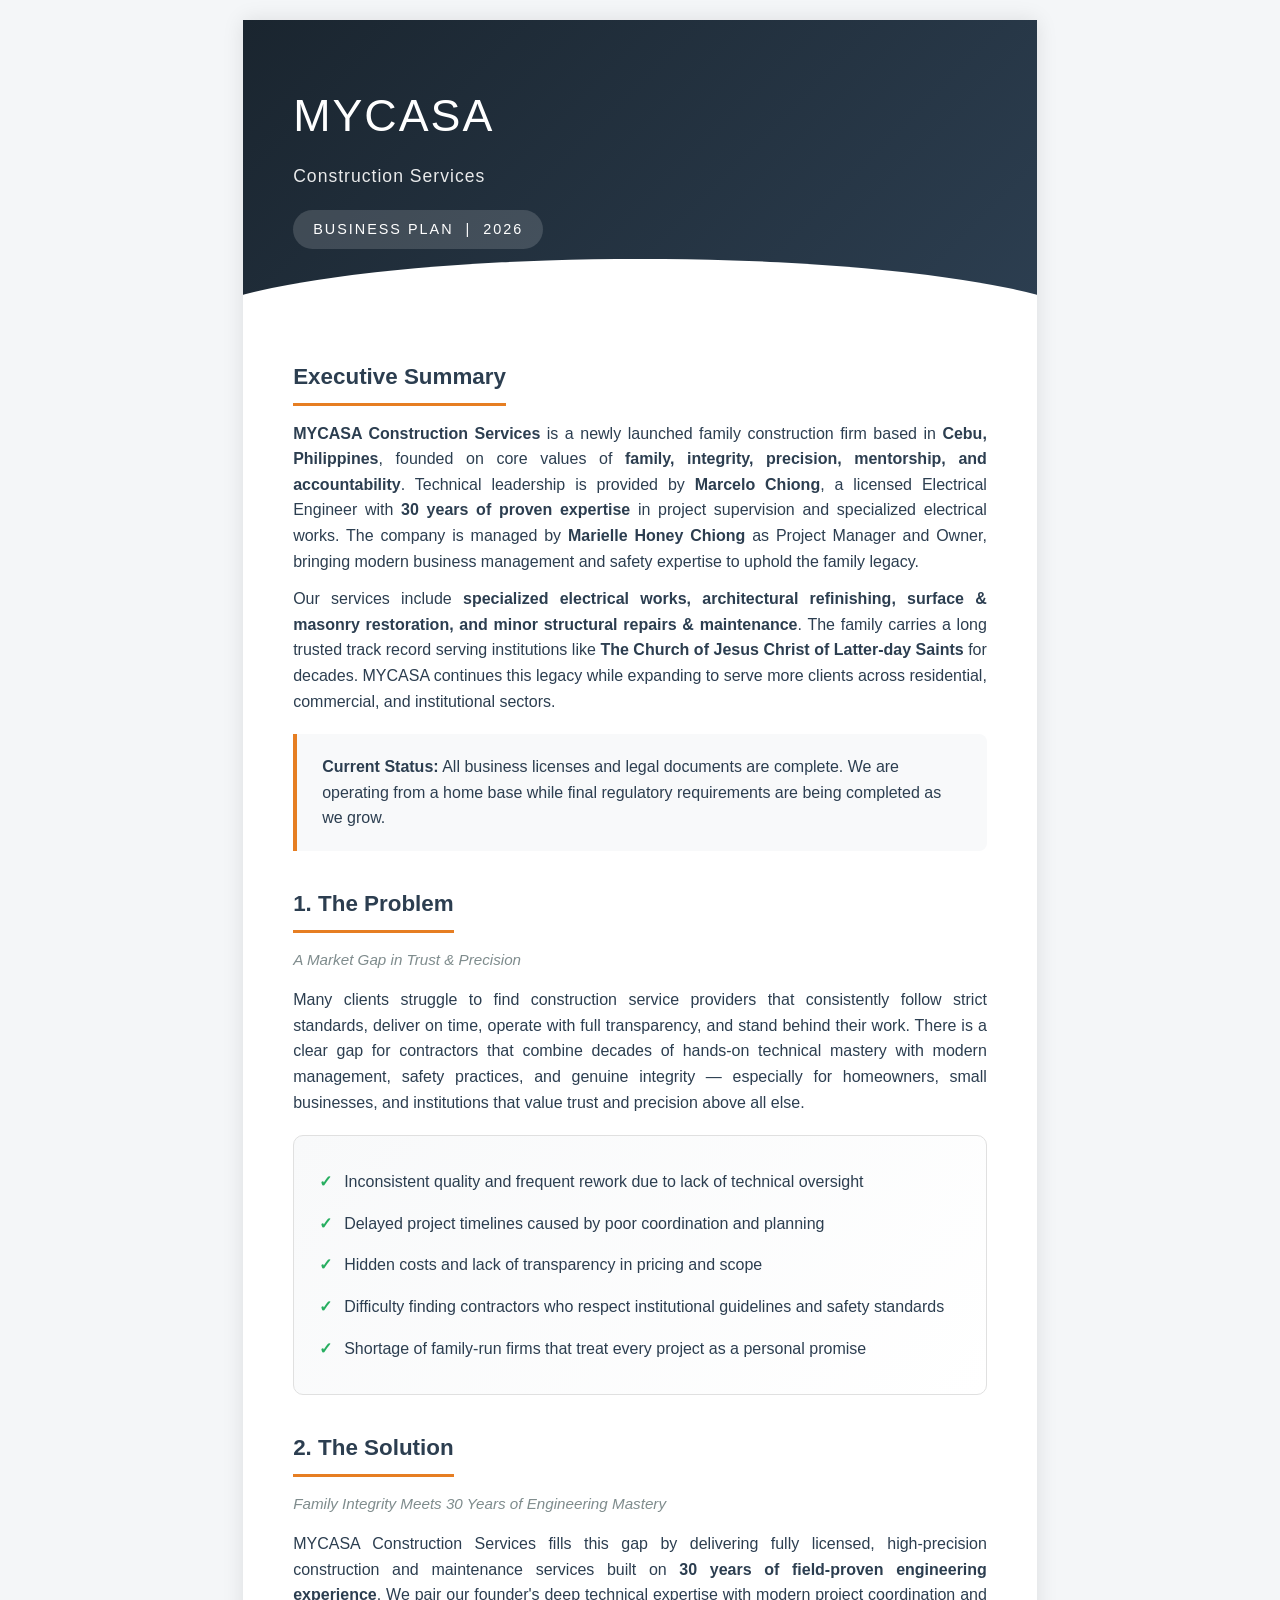
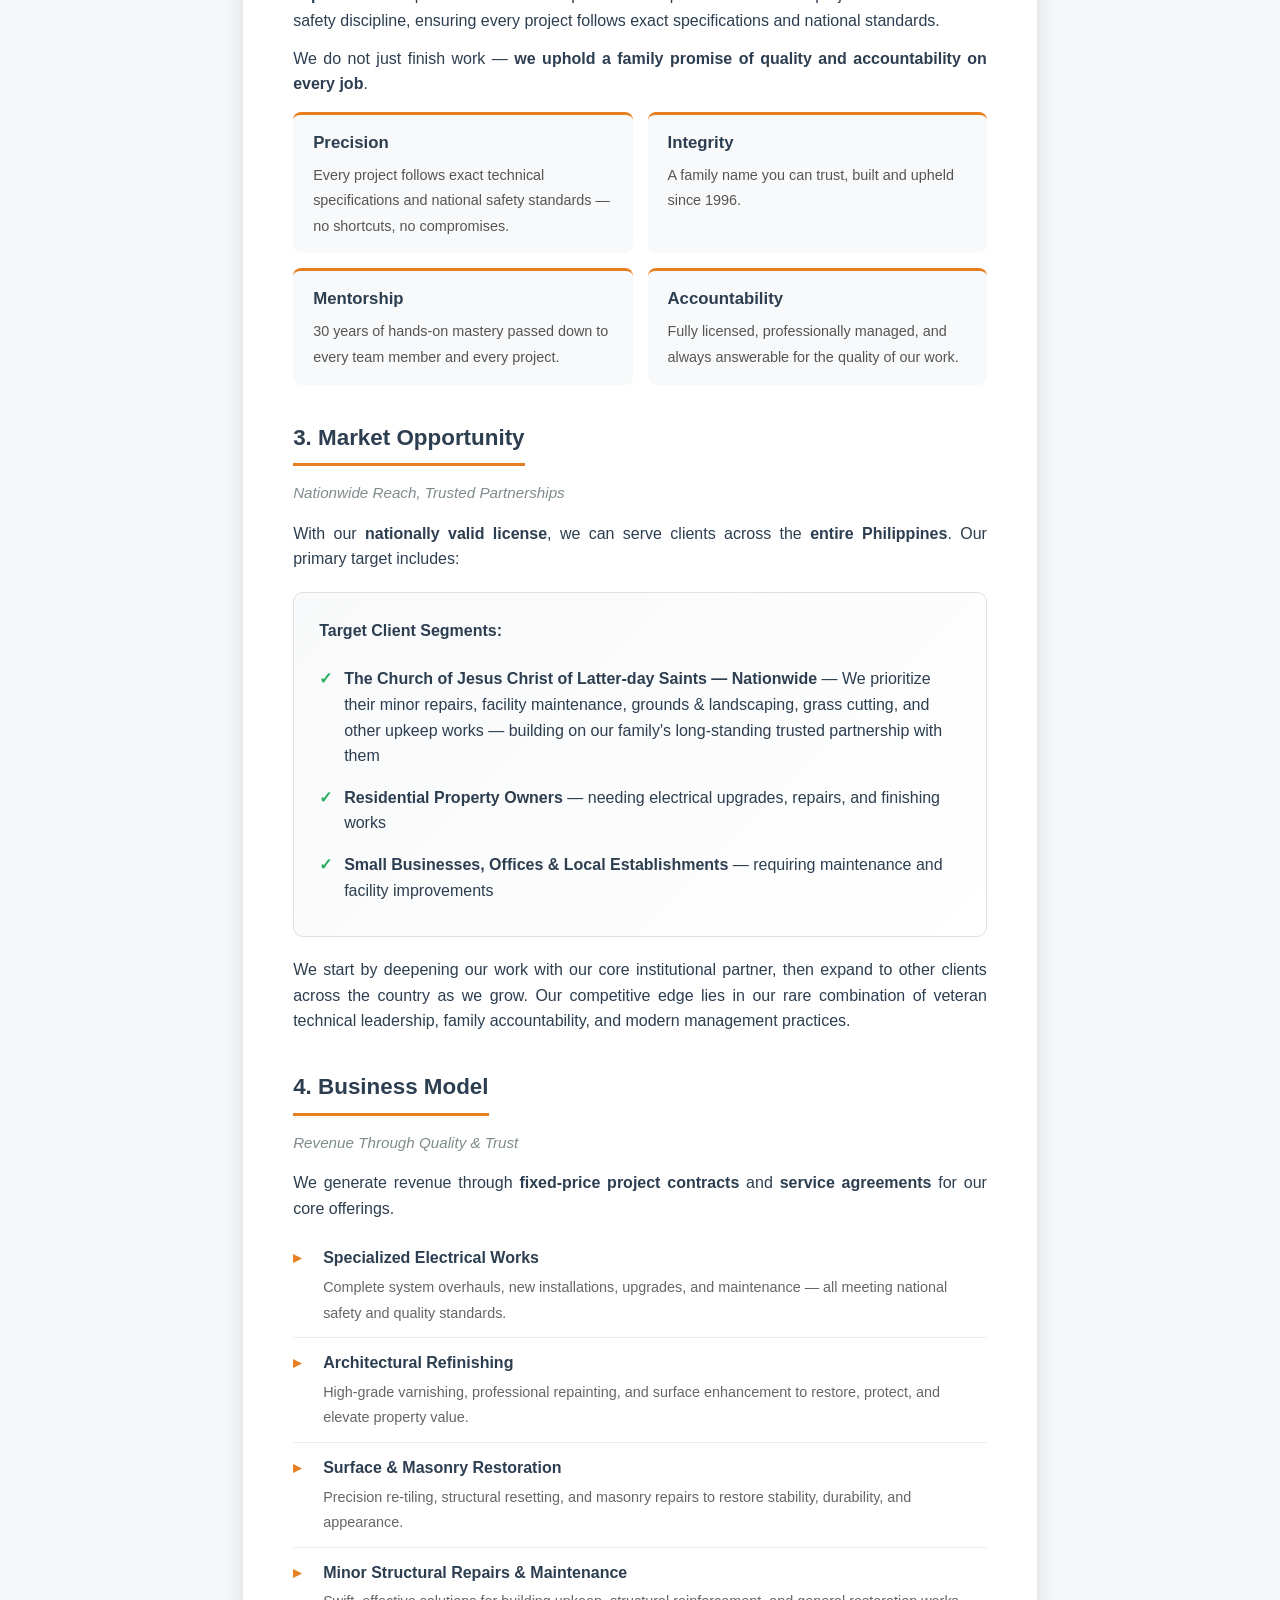
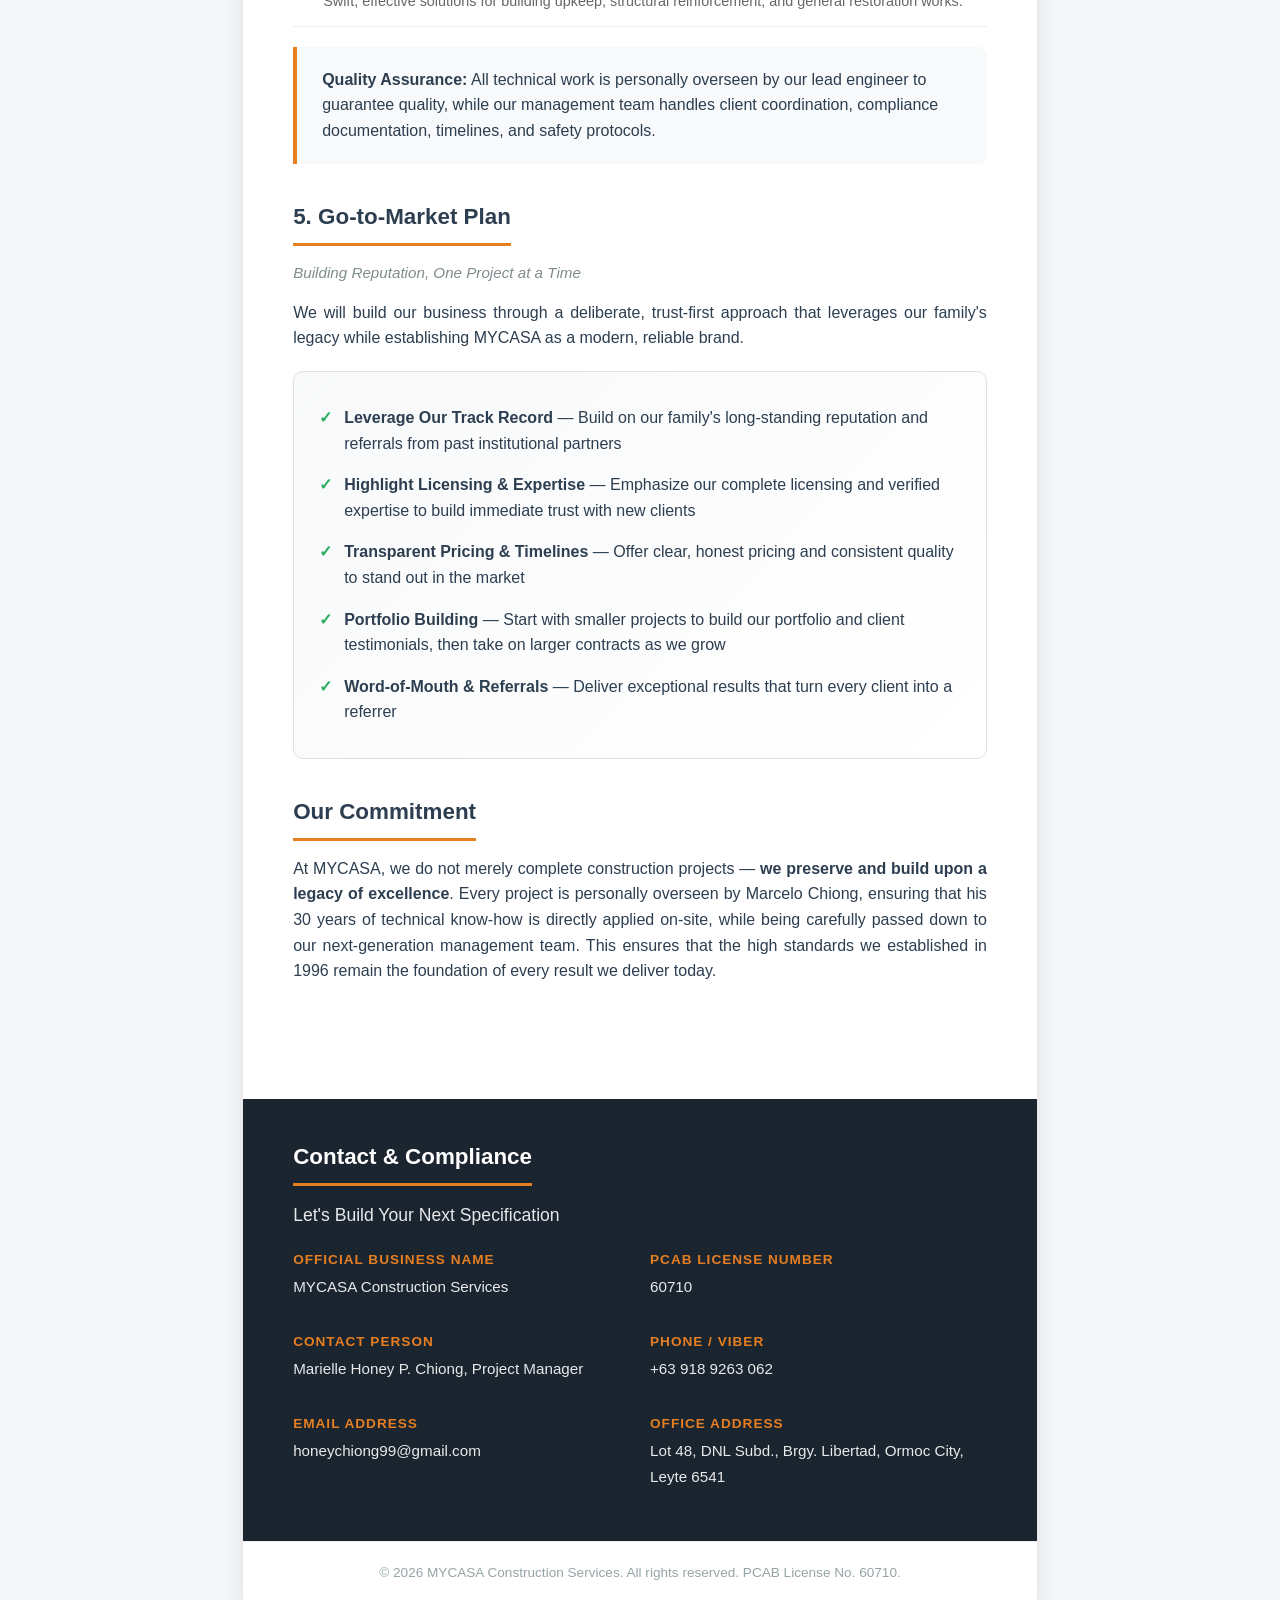
<file: pages/business-plan.html>
<!DOCTYPE html>
<html lang="en">

<head>
    <meta charset="UTF-8">
    <meta name="viewport" content="width=device-width, initial-scale=1.0">
    <title>MYCASA Construction Services — Business Plan 2026</title>
    <link rel="stylesheet" href="../styles/business-plan.css">
    <base target="_blank">
</head>

<body>
    <div class="page">
        <!-- Header -->
        <div class="header">
            <h1><a href="../index.html">MYCASA</a></h1>
            <div class="subtitle">Construction Services</div>
            <div class="badge">BUSINESS PLAN &nbsp;|&nbsp; 2026</div>
        </div>

        <!-- Main Content -->
        <div class="content">

            <!-- Introduction -->
            <div class="section">
                <div class="section-title">Executive Summary</div>
                <p>
                    <strong>MYCASA Construction Services</strong> is a newly launched family construction firm based in
                    <strong>Cebu, Philippines</strong>, founded on core values of <strong>family, integrity, precision,
                        mentorship, and accountability</strong>. Technical leadership is provided by <strong>Marcelo
                        Chiong</strong>, a licensed Electrical Engineer with <strong>30 years of proven
                        expertise</strong> in project supervision and specialized electrical works. The company is
                    managed by <strong>Marielle Honey Chiong</strong> as Project Manager and Owner, bringing modern
                    business management and safety expertise to uphold the family legacy.
                </p>
                <p>
                    Our services include <strong>specialized electrical works, architectural refinishing, surface &
                        masonry restoration, and minor structural repairs & maintenance</strong>. The family carries a
                    long trusted track record serving institutions like <strong>The Church of Jesus Christ of Latter-day
                        Saints</strong> for decades. MYCASA continues this legacy while expanding to serve more clients
                    across residential, commercial, and institutional sectors.
                </p>
                <div class="highlight-box">
                    <strong>Current Status:</strong> All business licenses and legal documents are complete. We are
                    operating from a home base while final regulatory requirements are being completed as we grow.
                </div>
            </div>

            <!-- 1. The Problem -->
            <div class="section">
                <div class="section-title">1. The Problem</div>
                <div class="section-subtitle">A Market Gap in Trust & Precision</div>
                <p>
                    Many clients struggle to find construction service providers that consistently follow strict
                    standards, deliver on time, operate with full transparency, and stand behind their work. There is a
                    clear gap for contractors that combine decades of hands-on technical mastery with modern management,
                    safety practices, and genuine integrity — especially for homeowners, small businesses, and
                    institutions that value trust and precision above all else.
                </p>
                <div class="experience-box">
                    <ul>
                        <li>Inconsistent quality and frequent rework due to lack of technical oversight</li>
                        <li>Delayed project timelines caused by poor coordination and planning</li>
                        <li>Hidden costs and lack of transparency in pricing and scope</li>
                        <li>Difficulty finding contractors who respect institutional guidelines and safety standards
                        </li>
                        <li>Shortage of family-run firms that treat every project as a personal promise</li>
                    </ul>
                </div>
            </div>

            <!-- 2. The Solution -->
            <div class="section">
                <div class="section-title">2. The Solution</div>
                <div class="section-subtitle">Family Integrity Meets 30 Years of Engineering Mastery</div>
                <p>
                    MYCASA Construction Services fills this gap by delivering fully licensed, high-precision
                    construction and maintenance services built on <strong>30 years of field-proven engineering
                        experience</strong>. We pair our founder's deep technical expertise with modern project
                    coordination and safety discipline, ensuring every project follows exact specifications and national
                    standards.
                </p>
                <p>
                    We do not just finish work — <strong>we uphold a family promise of quality and accountability on
                        every job</strong>.
                </p>
                <div class="values-grid">
                    <div class="value-card">
                        <strong>Precision</strong>
                        <span>Every project follows exact technical specifications and national safety standards — no
                            shortcuts, no compromises.</span>
                    </div>
                    <div class="value-card">
                        <strong>Integrity</strong>
                        <span>A family name you can trust, built and upheld since 1996.</span>
                    </div>
                    <div class="value-card">
                        <strong>Mentorship</strong>
                        <span>30 years of hands-on mastery passed down to every team member and every project.</span>
                    </div>
                    <div class="value-card">
                        <strong>Accountability</strong>
                        <span>Fully licensed, professionally managed, and always answerable for the quality of our
                            work.</span>
                    </div>
                </div>
            </div>

            <!-- 3. Market Opportunity -->
            <div class="section">
                <div class="section-title">3. Market Opportunity</div>
                <div class="section-subtitle">Nationwide Reach, Trusted Partnerships</div>
                <p>
                    With our <strong>nationally valid license</strong>, we can serve clients across the <strong>entire
                        Philippines</strong>. Our primary target includes:
                </p>
                <div class="experience-box">
                    <p style="margin-bottom: 15px; text-align: left;"><strong>Target Client Segments:</strong></p>
                    <ul>
                        <li><strong>The Church of Jesus Christ of Latter-day Saints — Nationwide</strong> — We
                            prioritize their
                            minor repairs, facility maintenance, grounds & landscaping, grass cutting, and other upkeep
                            works —
                            building on our family's long-standing trusted partnership with them</li>
                        <li><strong>Residential Property Owners</strong> — needing electrical upgrades, repairs, and
                            finishing works
                        </li>
                        <li><strong>Small Businesses, Offices & Local Establishments</strong> — requiring maintenance
                            and facility
                            improvements</li>
                    </ul>
                </div>
                <p>
                    We start by deepening our work with our core institutional partner, then expand to other clients
                    across the
                    country as we grow. Our competitive edge lies in our rare combination of veteran technical
                    leadership, family
                    accountability, and modern management practices.
                </p>
            </div>

            <!-- 4. Business Model -->
            <div class="section">
                <div class="section-title">4. Business Model</div>
                <div class="section-subtitle">Revenue Through Quality & Trust</div>
                <p>
                    We generate revenue through <strong>fixed-price project contracts</strong> and <strong>service
                        agreements</strong> for our core offerings.
                </p>
                <ul class="services-list">
                    <li>
                        <strong>Specialized Electrical Works</strong>
                        <span>Complete system overhauls, new installations, upgrades, and maintenance — all meeting
                            national safety and quality standards.</span>
                    </li>
                    <li>
                        <strong>Architectural Refinishing</strong>
                        <span>High-grade varnishing, professional repainting, and surface enhancement to restore,
                            protect, and elevate property value.</span>
                    </li>
                    <li>
                        <strong>Surface & Masonry Restoration</strong>
                        <span>Precision re-tiling, structural resetting, and masonry repairs to restore stability,
                            durability, and appearance.</span>
                    </li>
                    <li>
                        <strong>Minor Structural Repairs & Maintenance</strong>
                        <span>Swift, effective solutions for building upkeep, structural reinforcement, and general
                            restoration works.</span>
                    </li>
                </ul>
                <div class="highlight-box">
                    <strong>Quality Assurance:</strong> All technical work is personally overseen by our lead engineer
                    to guarantee quality, while our management team handles client coordination, compliance
                    documentation, timelines, and safety protocols.
                </div>
            </div>

            <!-- 5. Go-to-Market Plan -->
            <div class="section">
                <div class="section-title">5. Go-to-Market Plan</div>
                <div class="section-subtitle">Building Reputation, One Project at a Time</div>
                <p>
                    We will build our business through a deliberate, trust-first approach that leverages our family's
                    legacy while establishing MYCASA as a modern, reliable brand.
                </p>
                <div class="experience-box">
                    <ul>
                        <li><strong>Leverage Our Track Record</strong> — Build on our family's long-standing reputation
                            and referrals from past institutional partners</li>
                        <li><strong>Highlight Licensing & Expertise</strong> — Emphasize our complete licensing and
                            verified expertise to build immediate trust with new clients</li>
                        <li><strong>Transparent Pricing & Timelines</strong> — Offer clear, honest pricing and
                            consistent quality to stand out in the market</li>
                        <li><strong>Portfolio Building</strong> — Start with smaller projects to build our portfolio and
                            client testimonials, then take on larger contracts as we grow</li>
                        <li><strong>Word-of-Mouth & Referrals</strong> — Deliver exceptional results that turn every
                            client into a referrer</li>
                    </ul>
                </div>
            </div>

            <!-- Closing -->
            <div class="section">
                <div class="section-title">Our Commitment</div>
                <p>
                    At MYCASA, we do not merely complete construction projects — <strong>we preserve and build upon a
                        legacy of excellence</strong>. Every project is personally overseen by Marcelo Chiong, ensuring
                    that his 30 years of technical know-how is directly applied on-site, while being carefully passed
                    down to our next-generation management team. This ensures that the high standards we established in
                    1996 remain the foundation of every result we deliver today.
                </p>
            </div>

        </div>

        <!-- Contact Section -->
        <div class="contact-section">
            <div class="section-title">Contact & Compliance</div>
            <div style="font-size: 1.1em; margin-bottom: 20px; opacity: 0.9;">Let's Build Your Next Specification</div>
            <div class="contact-grid">
                <div class="contact-item">
                    <strong>Official Business Name</strong>
                    <span>MYCASA Construction Services</span>
                </div>
                <div class="contact-item">
                    <strong>PCAB License Number</strong>
                    <span>60710</span>
                </div>
                <div class="contact-item">
                    <strong>Contact Person</strong>
                    <span>Marielle Honey P. Chiong, Project Manager</span>
                </div>
                <div class="contact-item">
                    <strong>Phone / Viber</strong>
                    <span>+63 918 9263 062</span>
                </div>
                <div class="contact-item">
                    <strong>Email Address</strong>
                    <span>honeychiong99@gmail.com</span>
                </div>
                <div class="contact-item">
                    <strong>Office Address</strong>
                    <span>Lot 48, DNL Subd., Brgy. Libertad, Ormoc City, Leyte 6541</span>
                </div>
            </div>
        </div>

        <div class="footer-note">
            © 2026 MYCASA Construction Services. All rights reserved. PCAB License No. 60710.
        </div>
    </div>
</body>

</html>
</file>
<file: styles/company-profile.css>
@page {
     size: A4;
     margin: 0;
 }

 * {
     margin: 0;
     padding: 0;
     box-sizing: border-box;
 }

 body {
     font-family: 'Segoe UI', Tahoma, Geneva, Verdana, sans-serif;
     line-height: 1.6;
     color: #2c3e50;
     background: #f4f6f8;
 }

 .page {
     width: 210mm;
     min-height: 297mm;
     margin: 20px auto;
     background: white;
     box-shadow: 0 0 20px rgba(0, 0, 0, 0.1);
     padding: 0;
     position: relative;
     overflow: hidden;
 }

 .header {
     background: linear-gradient(135deg, #1a252f 0%, #2c3e50 100%);
     color: white;
     padding: 60px 50px 50px;
     position: relative;
 }

 .header::after {
     content: '';
     position: absolute;
     bottom: -40px;
     left: 0;
     width: 100%;
     height: 80px;
     background: white;
     clip-path: ellipse(60% 100% at 50% 100%);
 }

 .header h1 {
     font-size: 2.8em;
     font-weight: 300;
     letter-spacing: 2px;
     margin-bottom: 10px;
 }

 .header h1 a {
     color: white;
     text-decoration: none;
 }

 .header .subtitle {
     font-size: 1.1em;
     opacity: 0.9;
     font-weight: 300;
     letter-spacing: 1px;
 }

 .header .year-badge {
     display: inline-block;
     background: rgba(255, 255, 255, 0.15);
     padding: 8px 20px;
     border-radius: 20px;
     margin-top: 20px;
     font-size: 0.9em;
     letter-spacing: 2px;
 }

 .content {
     padding: 60px 50px 40px;
 }

 .section {
     margin-bottom: 35px;
 }

 .section-title {
     color: #2c3e50;
     font-size: 1.4em;
     font-weight: 600;
     margin-bottom: 15px;
     padding-bottom: 8px;
     border-bottom: 3px solid #e67e22;
     display: inline-block;
 }

 .section-subtitle {
     color: #7f8c8d;
     font-size: 0.95em;
     font-style: italic;
     margin-bottom: 15px;
 }

 p {
     margin-bottom: 12px;
     text-align: justify;
 }

 .highlight-box {
     background: #f8f9fa;
     border-left: 4px solid #e67e22;
     padding: 20px 25px;
     margin: 20px 0;
     border-radius: 0 8px 8px 0;
 }

 .values-grid {
     display: grid;
     grid-template-columns: 1fr 1fr;
     gap: 15px;
     margin-top: 15px;
 }

 .value-card {
     background: #f8f9fa;
     padding: 15px 20px;
     border-radius: 8px;
     border-top: 3px solid #e67e22;
 }

 .value-card strong {
     color: #2c3e50;
     display: block;
     margin-bottom: 5px;
     font-size: 1.05em;
 }

 .value-card span {
     color: #555;
     font-size: 0.9em;
 }

 .services-list {
     list-style: none;
     padding: 0;
 }

 .services-list li {
     padding: 12px 0 12px 30px;
     position: relative;
     border-bottom: 1px solid #eee;
 }

 .services-list li::before {
     content: '▸';
     position: absolute;
     left: 0;
     color: #e67e22;
     font-weight: bold;
 }

 .services-list li strong {
     color: #2c3e50;
     display: block;
     margin-bottom: 3px;
 }

 .services-list li span {
     color: #666;
     font-size: 0.9em;
 }

 .experience-box {
     background: linear-gradient(135deg, #f8f9fa 0%, #ffffff 100%);
     border: 1px solid #e0e0e0;
     border-radius: 10px;
     padding: 25px;
     margin: 20px 0;
 }

 .experience-box ul {
     list-style: none;
     padding-left: 0;
 }

 .experience-box li {
     padding: 8px 0 8px 25px;
     position: relative;
 }

 .experience-box li::before {
     content: '✓';
     position: absolute;
     left: 0;
     color: #27ae60;
     font-weight: bold;
 }

 .contact-section {
     background: #1a252f;
     color: white;
     padding: 40px 50px;
     margin-top: 40px;
 }

 .contact-section .section-title {
     color: white;
     border-bottom-color: #e67e22;
 }

 .contact-grid {
     display: grid;
     grid-template-columns: 1fr 1fr;
     gap: 20px;
     margin-top: 20px;
 }

 .contact-item {
     margin-bottom: 12px;
 }

 .contact-item strong {
     color: #e67e22;
     display: block;
     font-size: 0.85em;
     text-transform: uppercase;
     letter-spacing: 1px;
     margin-bottom: 3px;
 }

 .contact-item span {
     font-size: 0.95em;
     opacity: 0.9;
 }

 .footer-note {
     text-align: center;
     padding: 20px;
     color: #95a5a6;
     font-size: 0.85em;
     border-top: 1px solid #eee;
 }

 @media print {
     body {
         background: white;
     }

     .page {
         margin: 0;
         box-shadow: none;
     }
 }

 /* Our People Section Styles */
 .people-grid {
     display: grid;
     grid-template-columns: repeat(3, 1fr);
     gap: 20px;
     margin-top: 20px;
 }

 .people-card {
     background: #ffffff;
     border: 1px solid #e0e0e0;
     border-radius: 10px;
     padding: 25px;
     border-top: 4px solid #e67e22;
     transition: transform 0.2s ease, box-shadow 0.2s ease;
 }

 .people-card:hover {
     transform: translateY(-3px);
     box-shadow: 0 8px 20px rgba(0, 0, 0, 0.08);
 }

 .people-card h3 {
     color: #1a252f;
     font-size: 1.15em;
     margin-bottom: 10px;
     font-weight: 600;
 }

 .people-role {
     display: inline-block;
     background: #f8f9fa;
     color: #e67e22;
     font-size: 0.75em;
     font-weight: 700;
     text-transform: uppercase;
     letter-spacing: 1px;
     padding: 5px 12px;
     border-radius: 4px;
     margin-bottom: 10px;
 }

 .people-card p {
     font-size: 0.9em;
     color: #555;
     line-height: 1.5;
     text-align: left;
     margin-bottom: 0;
 }

 .workers-section {
     margin-top: 35px;
 }

 .workers-grid {
     display: grid;
     grid-template-columns: repeat(3, 1fr);
     gap: 15px;
     margin-top: 15px;
 }

 .worker-item {
     background: #f8f9fa;
     padding: 20px;
     border-radius: 8px;
     border-left: 3px solid #2c3e50;
 }

 .worker-item strong {
     display: block;
     color: #1a252f;
     font-size: 1.05em;
     margin-bottom: 3px;
 }

 .worker-item .worker-trade {
     display: block;
     color: #e67e22;
     font-size: 0.8em;
     font-weight: 600;
     text-transform: uppercase;
     letter-spacing: 0.5px;
     margin-bottom: 8px;
 }

 .worker-item p {
     font-size: 0.88em;
     color: #666;
     margin-bottom: 0;
     text-align: left;
     line-height: 1.4;
 }

 @media (max-width: 768px) {

     .people-grid,
     .workers-grid {
         grid-template-columns: repeat(2, 1fr);
     }
 }



 /* People Image Placeholders */
 .people-card {
     position: relative;
     padding-top: 0;
     overflow: hidden;
 }

 .people-img-placeholder {
     width: 100%;
     height: 180px;
     background: linear-gradient(135deg, #e8ecf1 0%, #d1d8e0 100%);
     border-radius: 10px 10px 0 0;
     display: flex;
     align-items: center;
     justify-content: center;
     margin: 0 -25px 20px;
     width: calc(100% + 50px);
     color: #95a5a6;
     font-size: 0.85em;
     font-weight: 500;
     text-transform: uppercase;
     letter-spacing: 1px;
     border-bottom: 1px solid #e0e0e0;
 }

 .people-card .people-role {
     margin-top: 0;
 }

 .worker-item {
     position: relative;
     padding-top: 0;
     overflow: hidden;
 }

 .worker-img-placeholder {
     width: 100%;
     height: 120px;
     background: linear-gradient(135deg, #e8ecf1 0%, #d1d8e0 100%);
     border-radius: 8px 8px 0 0;
     display: flex;
     align-items: center;
     justify-content: center;
     margin: 0 -20px 15px;
     width: calc(100% + 40px);
     color: #95a5a6;
     font-size: 0.8em;
     font-weight: 500;
     text-transform: uppercase;
     letter-spacing: 1px;
     border-bottom: 1px solid #e0e0e0;
 }

 /* Certificate Links */
 .cert-link {
     display: inline-flex;
     align-items: center;
     gap: 6px;
     color: #e67e22;
     font-size: 0.82em;
     font-weight: 600;
     text-decoration: none;
     margin-top: 10px;
     padding: 4px 10px;
     background: #fff8f0;
     border: 1px solid #f0d9c0;
     border-radius: 4px;
     transition: background 0.2s ease;
 }

 .cert-link:hover {
     background: #f0d9c0;
 }

 .cert-link svg {
     width: 14px;
     height: 14px;
     flex-shrink: 0;
 }
</file>
<file: styles/index.css>
header {
    margin: 0;
    padding: 20px;
}

li a {
    text-decoration: none;
    margin-right: 15px;
    color: rgb(102, 90, 153);
}

li a:hover {
    text-decoration: underline;
}

li {
    margin-right: 10px;
    list-style-type: none;
}
</file>
<file: styles/certificates.css>
@page {
    size: A4;
    margin: 0;
}

* {
    margin: 0;
    padding: 0;
    box-sizing: border-box;
}

body {
    font-family: 'Segoe UI', Tahoma, Geneva, Verdana, sans-serif;
    line-height: 1.6;
    color: #2c3e50;
    background: #f4f6f8;
}

.page {
    width: 210mm;
    min-height: 297mm;
    margin: 20px auto;
    background: white;
    box-shadow: 0 0 20px rgba(0, 0, 0, 0.1);
    padding: 0;
    position: relative;
    overflow: hidden;
}

/* Header */
.header {
    background: linear-gradient(135deg, #1a252f 0%, #2c3e50 100%);
    color: white;
    padding: 50px 50px 40px;
    position: relative;
}

.header::after {
    content: '';
    position: absolute;
    bottom: -30px;
    left: 0;
    width: 100%;
    height: 60px;
    background: white;
    clip-path: ellipse(60% 100% at 50% 100%);
}

.header h1 {
    font-size: 2.4em;
    font-weight: 300;
    letter-spacing: 2px;
    margin-bottom: 8px;
}

.header .subtitle {
    font-size: 1em;
    opacity: 0.85;
    font-weight: 300;
    letter-spacing: 1px;
}

.header .back-link {
    display: inline-flex;
    align-items: center;
    gap: 8px;
    color: rgba(255, 255, 255, 0.8);
    text-decoration: none;
    font-size: 0.85em;
    margin-top: 20px;
    padding: 8px 16px;
    background: rgba(255, 255, 255, 0.1);
    border-radius: 20px;
    transition: background 0.2s ease;
}

.header .back-link:hover {
    background: rgba(255, 255, 255, 0.2);
}

.header .back-link svg {
    width: 16px;
    height: 16px;
}

/* Content */
.content {
    padding: 60px 50px 40px;
}

/* Person Section */
.person-section {
    margin-bottom: 50px;
    page-break-inside: avoid;
}

.person-header {
    display: flex;
    align-items: center;
    gap: 20px;
    margin-bottom: 25px;
    padding-bottom: 15px;
    border-bottom: 3px solid #e67e22;
}

.person-avatar {
    width: 70px;
    height: 70px;
    border-radius: 50%;
    background: linear-gradient(135deg, #e8ecf1 0%, #d1d8e0 100%);
    display: flex;
    align-items: center;
    justify-content: center;
    color: #7f8c8d;
    font-size: 0.7em;
    font-weight: 600;
    text-transform: uppercase;
    flex-shrink: 0;
    border: 3px solid #e67e22;
}

.person-info h2 {
    font-size: 1.6em;
    color: #1a252f;
    font-weight: 600;
    margin-bottom: 4px;
}

.person-info .person-role {
    color: #e67e22;
    font-size: 0.9em;
    font-weight: 600;
    text-transform: uppercase;
    letter-spacing: 1px;
}

/* Certificate Grid */
.cert-grid {
    display: grid;
    grid-template-columns: repeat(2, 1fr);
    gap: 20px;
}

.cert-card {
    background: #f8f9fa;
    border: 1px solid #e0e0e0;
    border-radius: 10px;
    overflow: hidden;
    transition: transform 0.2s ease, box-shadow 0.2s ease;
}

.cert-card:hover {
    transform: translateY(-3px);
    box-shadow: 0 8px 20px rgba(0, 0, 0, 0.08);
}

.cert-image {
    width: 100%;
    height: 200px;
    background: linear-gradient(135deg, #e8ecf1 0%, #d1d8e0 100%);
    display: flex;
    align-items: center;
    justify-content: center;
    color: #95a5a6;
    font-size: 0.85em;
    font-weight: 500;
    text-transform: uppercase;
    letter-spacing: 1px;
    border-bottom: 1px solid #e0e0e0;
}

.cert-details {
    padding: 18px 20px;
}

.cert-details h3 {
    font-size: 1em;
    color: #1a252f;
    margin-bottom: 6px;
    font-weight: 600;
}

.cert-details .cert-issuer {
    font-size: 0.85em;
    color: #e67e22;
    font-weight: 600;
    margin-bottom: 4px;
}

.cert-details .cert-date {
    font-size: 0.8em;
    color: #7f8c8d;
}

.cert-details .cert-desc {
    font-size: 0.85em;
    color: #555;
    margin-top: 8px;
    line-height: 1.4;
}

/* Footer */
.footer-note {
    text-align: center;
    padding: 25px;
    color: #95a5a6;
    font-size: 0.85em;
    border-top: 1px solid #eee;
    margin-top: 20px;
}

@media print {
    body {
        background: white;
    }

    .page {
        margin: 0;
        box-shadow: none;
    }
}

@media (max-width: 768px) {
    /* .cert-grid {
        grid-template-columns: 1fr;
    } */

    .person-header {
        flex-direction: column;
        text-align: center;
    }
}
</file>
<file: styles/business-plan.css>
@page {
    size: A4;
    margin: 0;
}

* {
    margin: 0;
    padding: 0;
    box-sizing: border-box;
}

body {
    font-family: 'Segoe UI', Tahoma, Geneva, Verdana, sans-serif;
    line-height: 1.6;
    color: #2c3e50;
    background: #f4f6f8;
}

.page {
    width: 210mm;
    min-height: 297mm;
    margin: 20px auto;
    background: white;
    box-shadow: 0 0 20px rgba(0, 0, 0, 0.1);
    padding: 0;
    position: relative;
    overflow: hidden;
}

.header {
    background: linear-gradient(135deg, #1a252f 0%, #2c3e50 100%);
    color: white;
    padding: 60px 50px 50px;
    position: relative;
}

.header h1 a {
    color: white;
    text-decoration: none;
}

.header::after {
    content: '';
    position: absolute;
    bottom: -40px;
    left: 0;
    width: 100%;
    height: 80px;
    background: white;
    clip-path: ellipse(60% 100% at 50% 100%);
}

.header h1 {
    font-size: 2.8em;
    font-weight: 300;
    letter-spacing: 2px;
    margin-bottom: 10px;
}

.header .subtitle {
    font-size: 1.1em;
    opacity: 0.9;
    font-weight: 300;
    letter-spacing: 1px;
}

.header .badge {
    display: inline-block;
    background: rgba(255, 255, 255, 0.15);
    padding: 8px 20px;
    border-radius: 20px;
    margin-top: 20px;
    font-size: 0.9em;
    letter-spacing: 2px;
}

.content {
    padding: 60px 50px 40px;
}

.section {
    margin-bottom: 35px;
}

.section-title {
    color: #2c3e50;
    font-size: 1.4em;
    font-weight: 600;
    margin-bottom: 15px;
    padding-bottom: 8px;
    border-bottom: 3px solid #e67e22;
    display: inline-block;
}

.section-subtitle {
    color: #7f8c8d;
    font-size: 0.95em;
    font-style: italic;
    margin-bottom: 15px;
}

p {
    margin-bottom: 12px;
    text-align: justify;
}

.highlight-box {
    background: #f8f9fa;
    border-left: 4px solid #e67e22;
    padding: 20px 25px;
    margin: 20px 0;
    border-radius: 0 8px 8px 0;
}

.highlight-box strong {
    color: #2c3e50;
}

.values-grid {
    display: grid;
    grid-template-columns: 1fr 1fr;
    gap: 15px;
    margin-top: 15px;
}

.value-card {
    background: #f8f9fa;
    padding: 15px 20px;
    border-radius: 8px;
    border-top: 3px solid #e67e22;
}

.value-card strong {
    color: #2c3e50;
    display: block;
    margin-bottom: 5px;
    font-size: 1.05em;
}

.value-card span {
    color: #555;
    font-size: 0.9em;
}

.services-list {
    list-style: none;
    padding: 0;
}

.services-list li {
    padding: 12px 0 12px 30px;
    position: relative;
    border-bottom: 1px solid #eee;
}

.services-list li::before {
    content: '▸';
    position: absolute;
    left: 0;
    color: #e67e22;
    font-weight: bold;
}

.services-list li strong {
    color: #2c3e50;
    display: block;
    margin-bottom: 3px;
}

.services-list li span {
    color: #666;
    font-size: 0.9em;
}

.experience-box {
    background: linear-gradient(135deg, #f8f9fa 0%, #ffffff 100%);
    border: 1px solid #e0e0e0;
    border-radius: 10px;
    padding: 25px;
    margin: 20px 0;
}

.experience-box ul {
    list-style: none;
    padding-left: 0;
}

.experience-box li {
    padding: 8px 0 8px 25px;
    position: relative;
}

.experience-box li::before {
    content: '✓';
    position: absolute;
    left: 0;
    color: #27ae60;
    font-weight: bold;
}

.contact-section {
    background: #1a252f;
    color: white;
    padding: 40px 50px;
    margin-top: 40px;
}

.contact-section .section-title {
    color: white;
    border-bottom-color: #e67e22;
}

.contact-grid {
    display: grid;
    grid-template-columns: 1fr 1fr;
    gap: 20px;
    margin-top: 20px;
}

.contact-item {
    margin-bottom: 12px;
}

.contact-item strong {
    color: #e67e22;
    display: block;
    font-size: 0.85em;
    text-transform: uppercase;
    letter-spacing: 1px;
    margin-bottom: 3px;
}

.contact-item span {
    font-size: 0.95em;
    opacity: 0.9;
}

.footer-note {
    text-align: center;
    padding: 20px;
    color: #95a5a6;
    font-size: 0.85em;
    border-top: 1px solid #eee;
}

@media print {
    body {
        background: white;
    }

    .page {
        margin: 0;
        box-shadow: none;
    }
}
</file>
